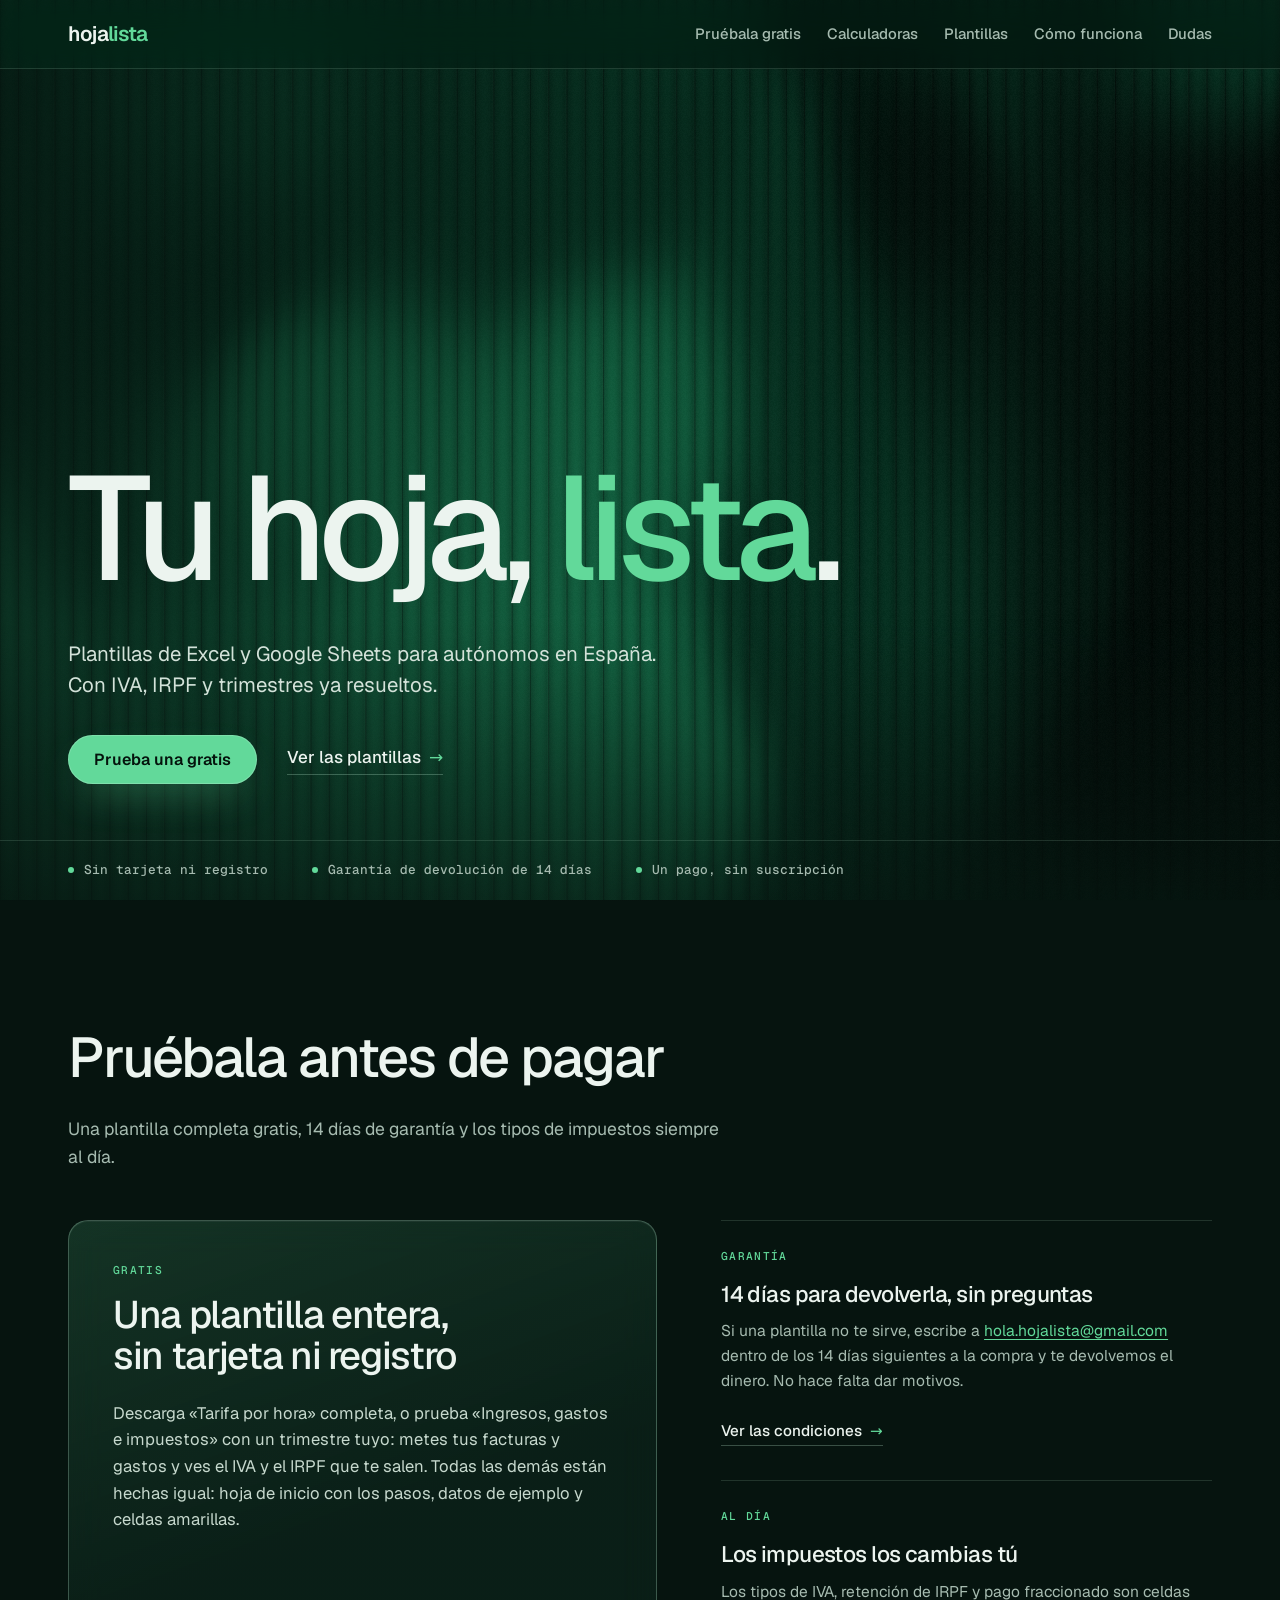
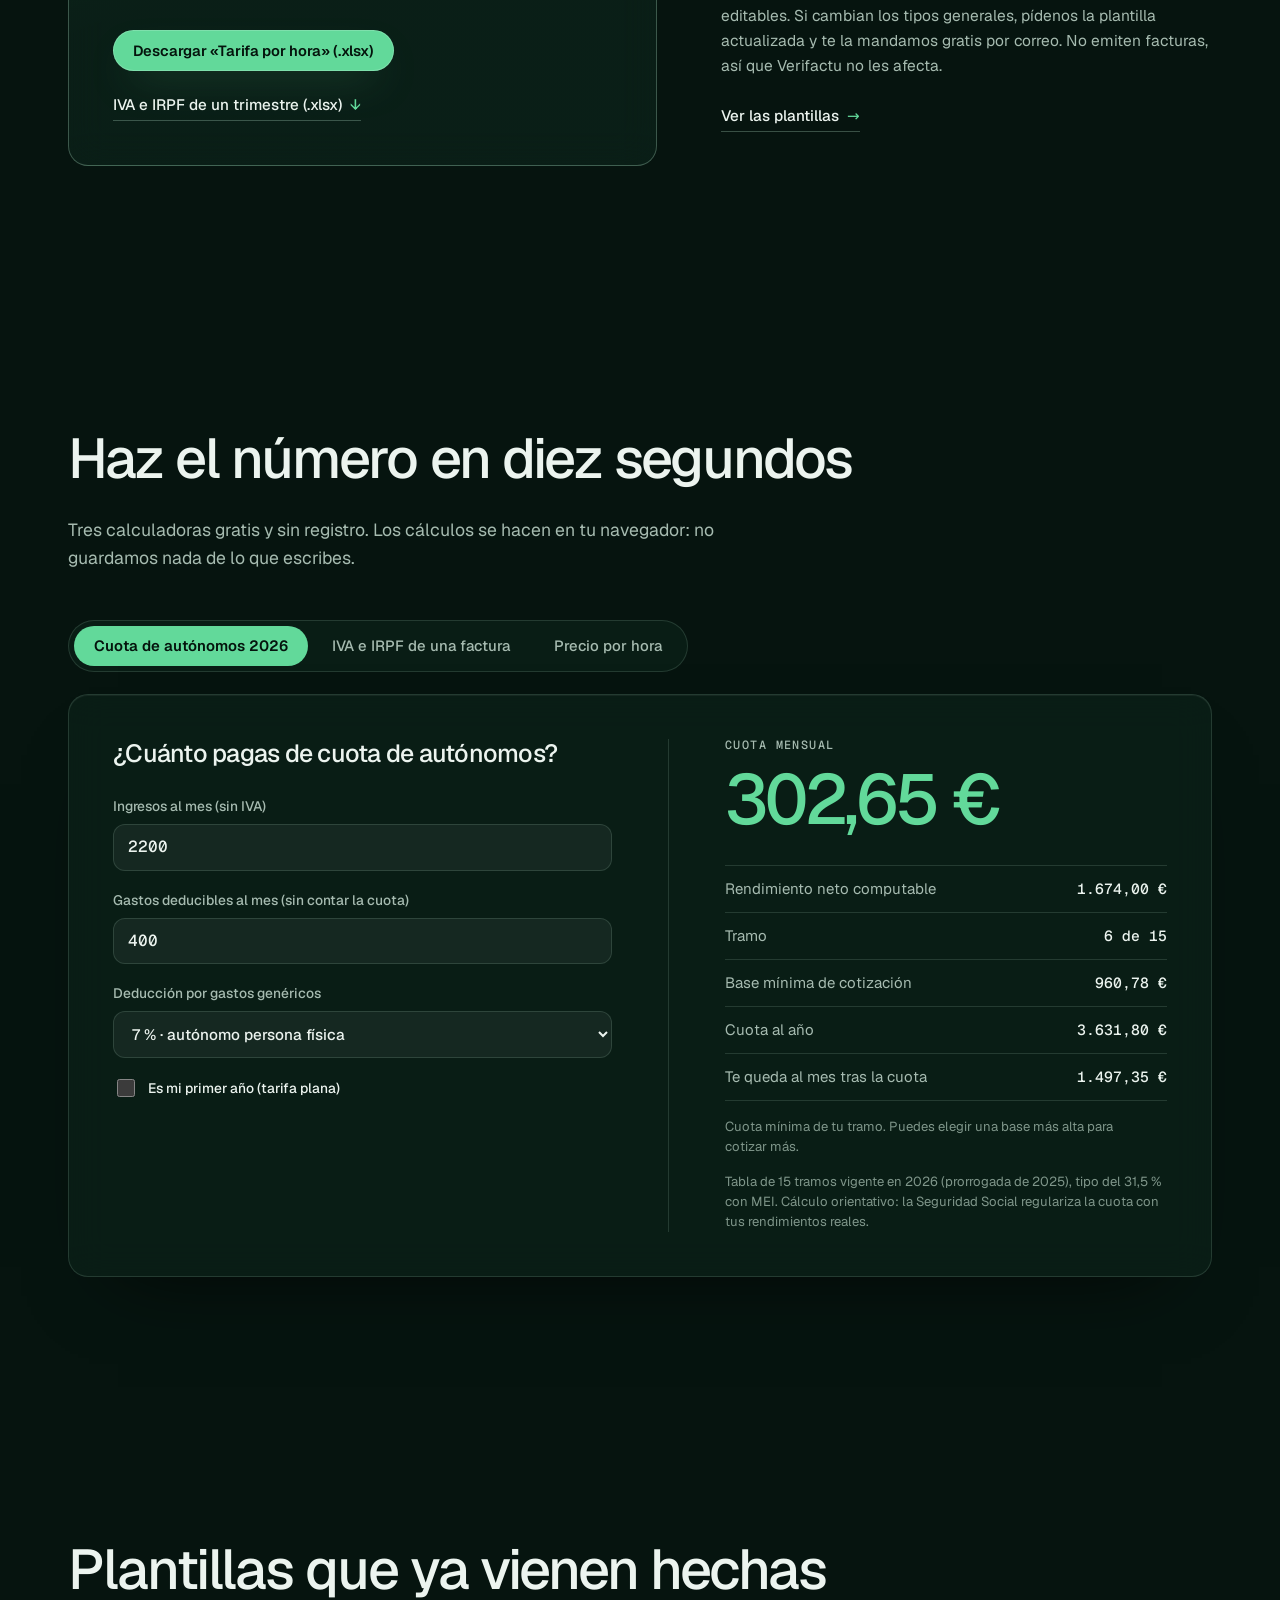
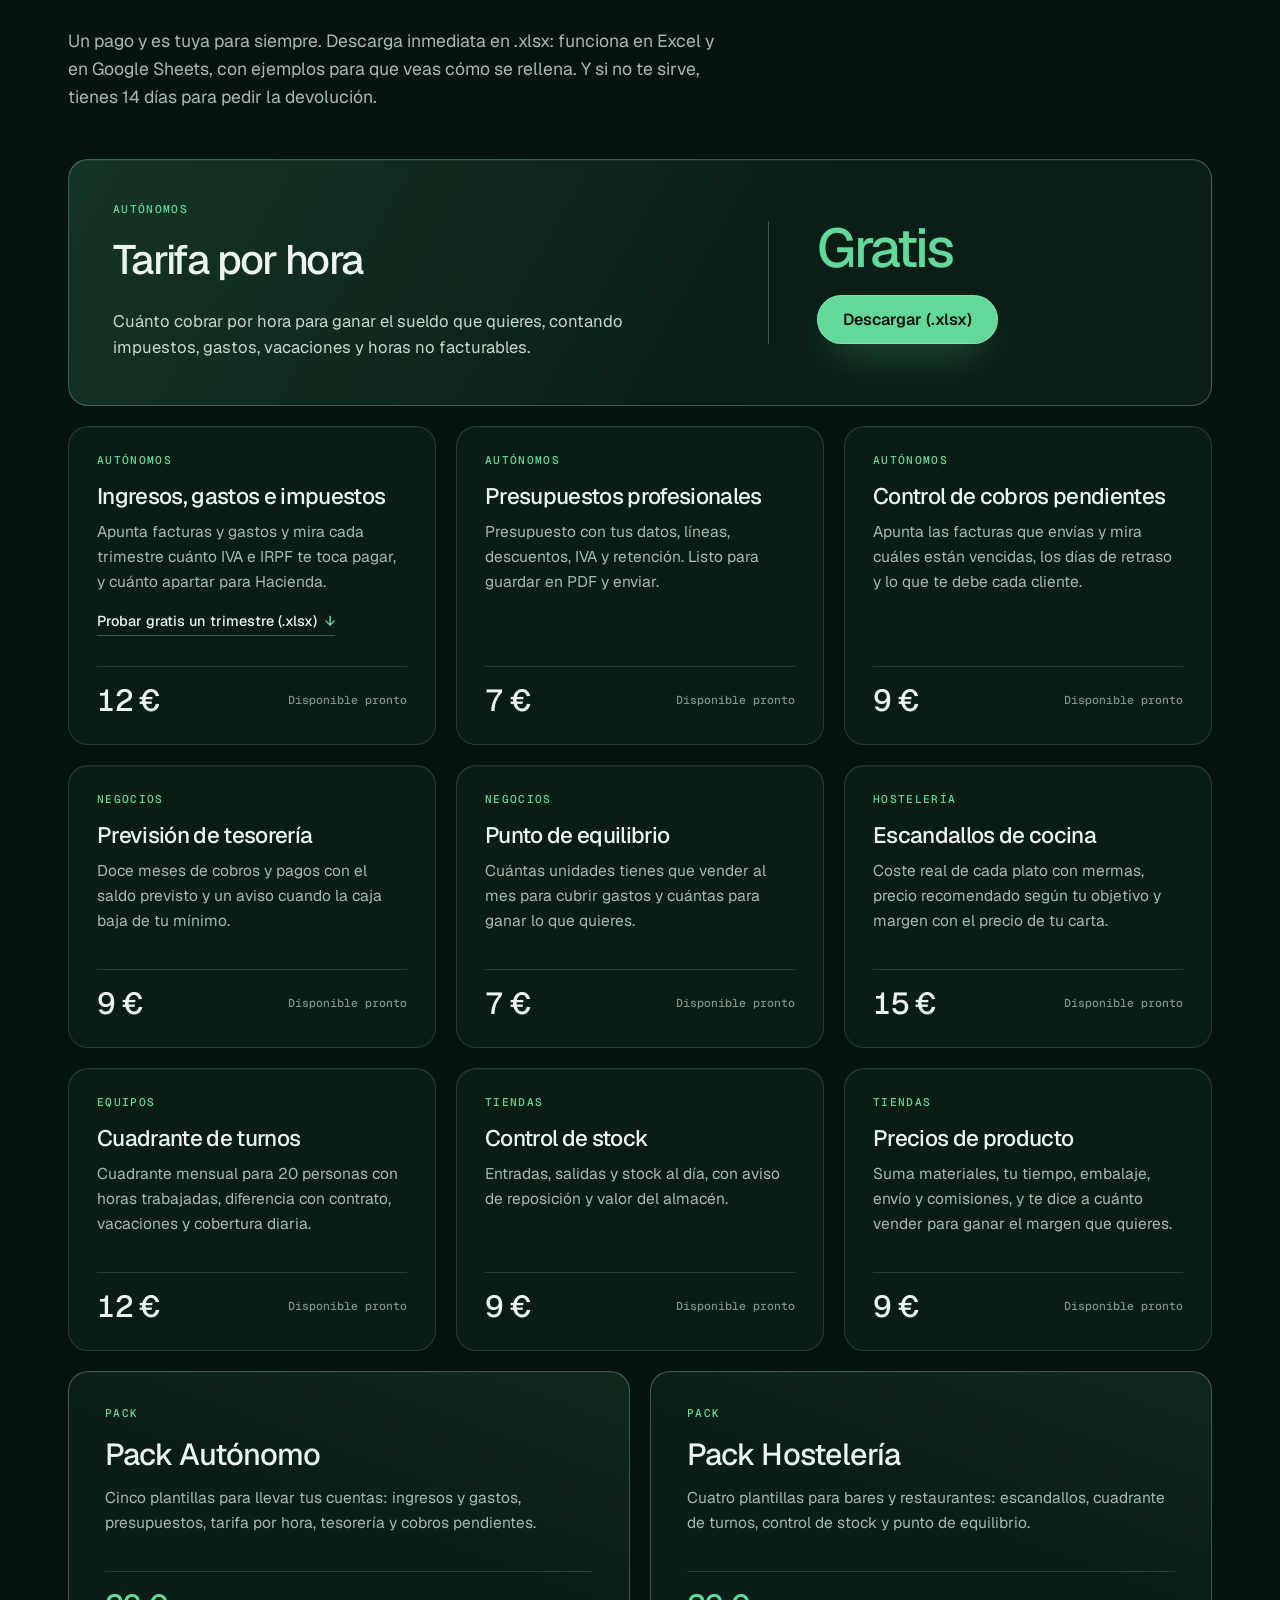
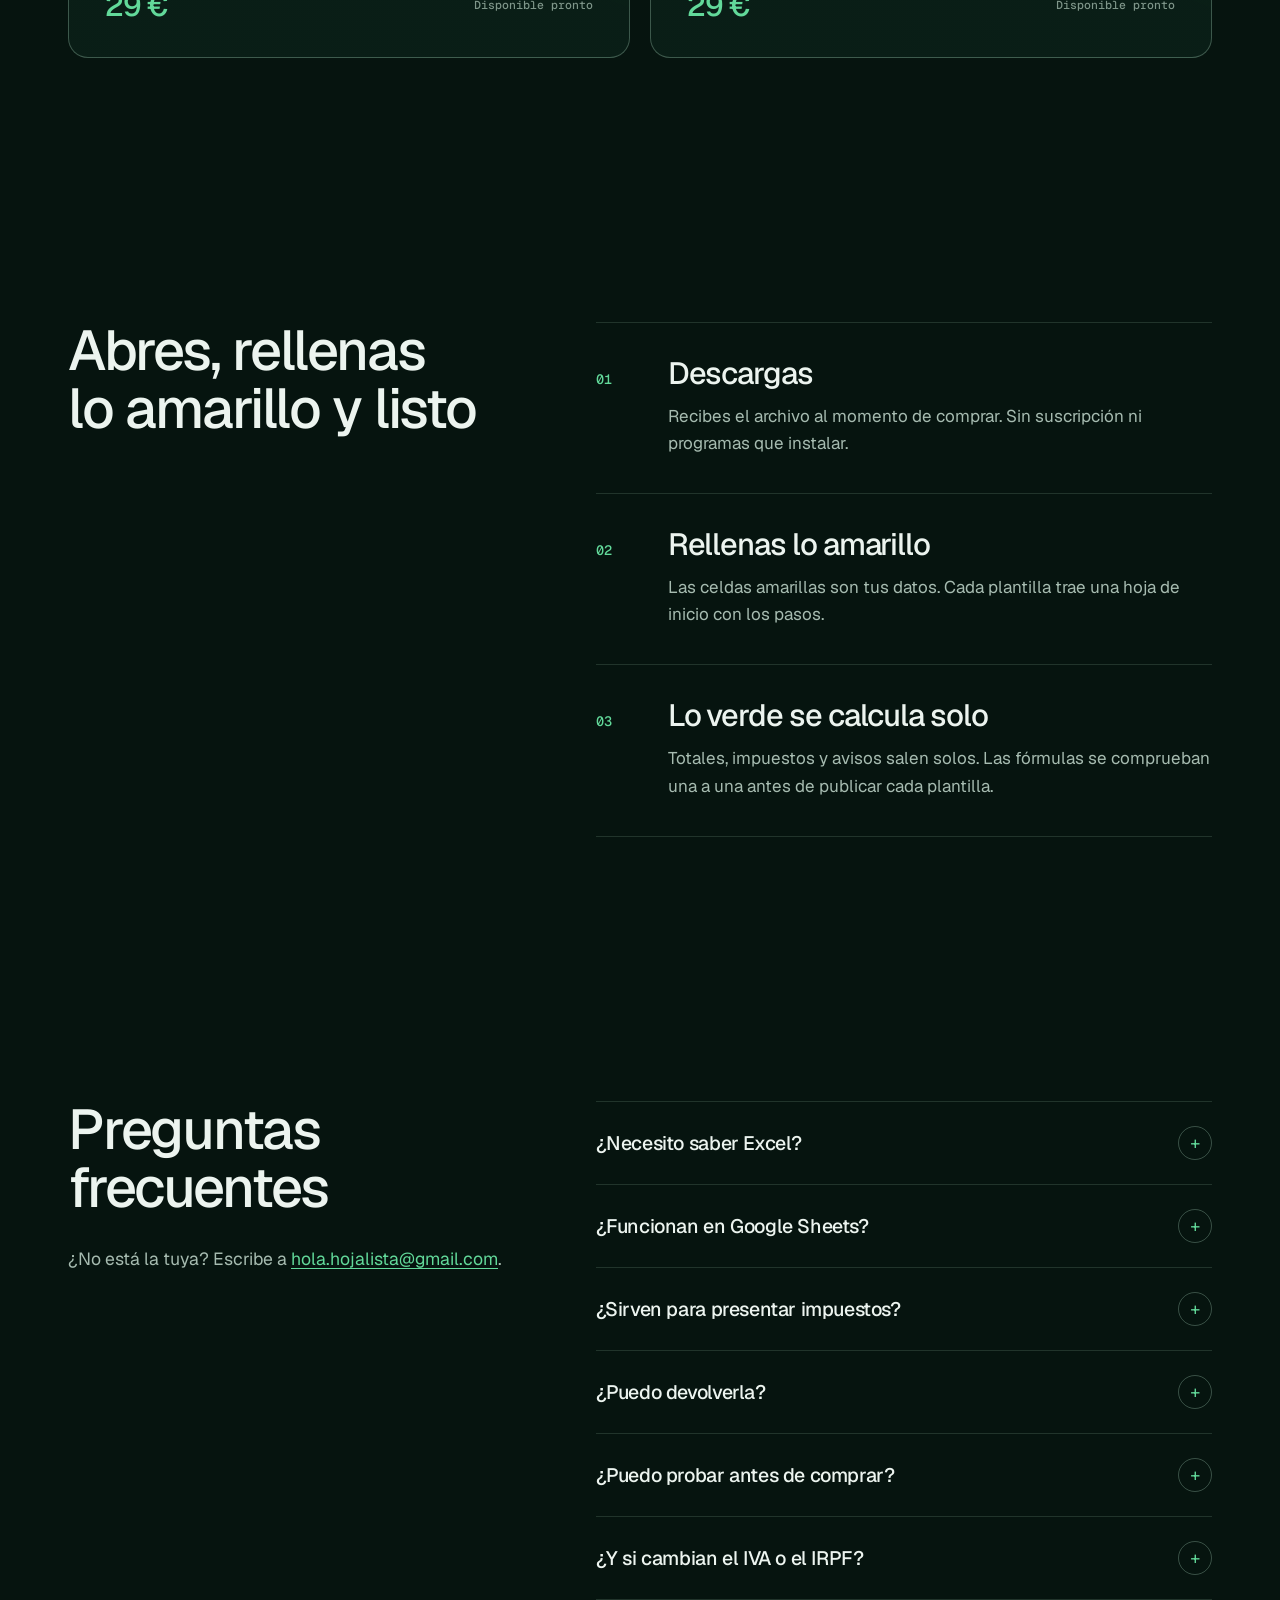
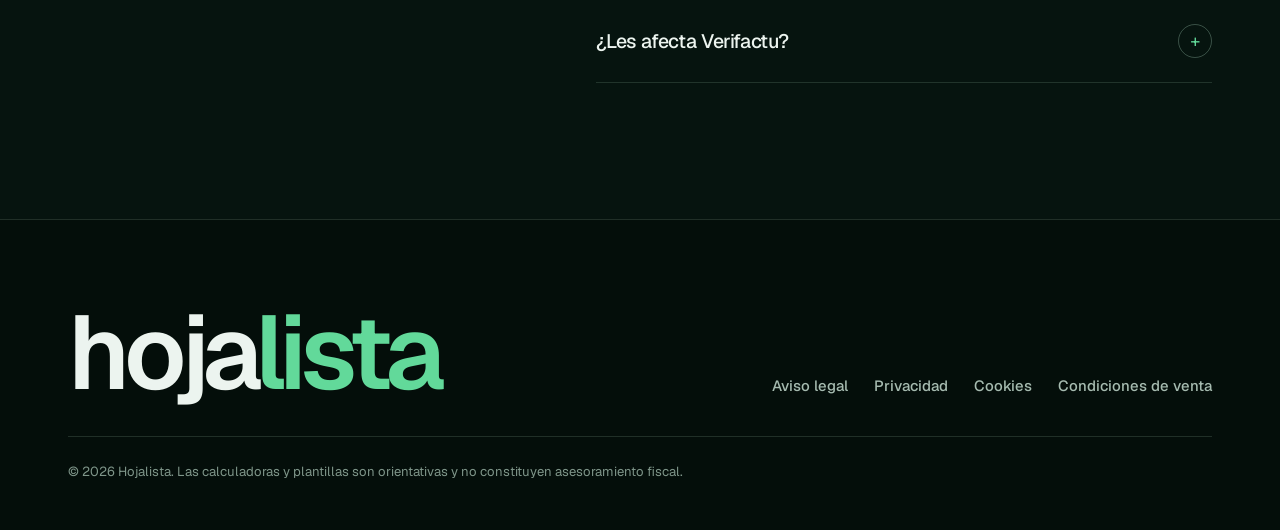
<file: index.html>
<!doctype html>
<html lang="es">
<head>
<meta charset="utf-8">
<meta name="viewport" content="width=device-width, initial-scale=1">
<title>Hojalista · Plantillas de Excel y calculadoras para autónomos y pequeños negocios</title>
<meta name="description" content="Plantillas de Excel y Google Sheets para autónomos y pequeños negocios en España: ingresos y gastos, IVA e IRPF, presupuestos, escandallos, turnos y stock. Calculadoras gratis de cuota de autónomos, IVA y precio por hora.">
<link rel="canonical" href="https://hojalista.es/">
<link rel="icon" href="favicon.svg" type="image/svg+xml">
<meta name="theme-color" content="#06140f">
<meta property="og:type" content="website">
<meta property="og:locale" content="es_ES">
<meta property="og:url" content="https://hojalista.es/">
<meta property="og:title" content="Hojalista · Plantillas de Excel y calculadoras para autónomos">
<meta property="og:description" content="Calculadoras gratis de cuota de autónomos, IVA e IRPF y precio por hora, y plantillas de Excel y Google Sheets para autónomos y pequeños negocios en España.">
<meta property="og:image" content="https://hojalista.es/og.png">
<link rel="preload" href="fonts/geist.woff2" as="font" type="font/woff2" crossorigin>
<link rel="stylesheet" href="styles.css">
</head>
<body>
<canvas id="fondo" aria-hidden="true"></canvas>
<a class="skip" href="#contenido">Saltar al contenido</a>
<header class="top"><div class="wrap">
  <a class="logo" href="#">hoja<span>lista</span></a>
  <nav aria-label="Secciones"><a href="#prueba">Pruébala gratis</a><a href="#calculadoras">Calculadoras</a><a href="#plantillas">Plantillas</a><a class="hide-s" href="#como">Cómo funciona</a><a class="hide-s" href="#dudas">Dudas</a></nav>
</div></header>

<main id="contenido">
<div class="hero">
  <div class="wrap hero-text">
    <h1>Tu hoja, <em>lista</em>.</h1>
    <p class="lead">Plantillas de Excel y Google Sheets para autónomos en España. Con IVA, IRPF y trimestres ya resueltos.</p>
    <div class="cta"><a class="btn" href="#prueba">Prueba una gratis</a><a class="link" href="#plantillas">Ver las plantillas</a></div>
  </div>
  <div class="facts"><div class="wrap"><ul><li>Sin tarjeta ni registro</li><li>Garantía de devolución de 14 días</li><li>Un pago, sin suscripción</li></ul></div></div>
</div>

<section id="prueba"><div class="wrap">
  <h2>Pruébala antes de pagar</h2>
  <p class="sub">Una plantilla completa gratis, 14 días de garantía y los tipos de impuestos siempre al día.</p>
  <div class="trio">
    <div class="card feature rv">
      <span class="tag">Gratis</span>
      <h3>Una plantilla entera, sin tarjeta ni registro</h3>
      <p>Descarga «Tarifa por hora» completa, o prueba «Ingresos, gastos e impuestos» con un trimestre tuyo: metes tus facturas y gastos y ves el IVA y el IRPF que te salen. Todas las demás están hechas igual: hoja de inicio con los pasos, datos de ejemplo y celdas amarillas.</p>
      <div class="foot col"><a class="btn" href="descargas/06-tarifa-por-hora.xlsx" download data-goatcounter-click="descarga-tarifa-por-hora" data-goatcounter-title="Descarga: Tarifa por hora">Descargar «Tarifa por hora» (.xlsx)</a><a class="link" href="descargas/01-prueba-un-trimestre.xlsx" download data-goatcounter-click="descarga-prueba-un-trimestre" data-goatcounter-title="Descarga: Prueba de un trimestre">IVA e IRPF de un trimestre (.xlsx)</a></div>
    </div>
    <div class="card rv">
      <span class="tag">Garantía</span>
      <h3>14 días para devolverla, sin preguntas</h3>
      <p>Si una plantilla no te sirve, escribe a <a href="mailto:hola.hojalista@gmail.com">hola.hojalista@gmail.com</a> dentro de los 14 días siguientes a la compra y te devolvemos el dinero. No hace falta dar motivos.</p>
      <div class="foot"><a class="link" href="legal/condiciones.html#garantia">Ver las condiciones</a></div>
    </div>
    <div class="card rv">
      <span class="tag">Al día</span>
      <h3>Los impuestos los cambias tú</h3>
      <p>Los tipos de IVA, retención de IRPF y pago fraccionado son celdas editables. Si cambian los tipos generales, pídenos la plantilla actualizada y te la mandamos gratis por correo. No emiten facturas, así que Verifactu no les afecta.</p>
      <div class="foot"><a class="link" href="#plantillas">Ver las plantillas</a></div>
    </div>
  </div>
</div></section>

<section id="calculadoras"><div class="wrap">
  <h2>Haz el número en diez segundos</h2>
  <p class="sub">Tres calculadoras gratis y sin registro. Los cálculos se hacen en tu navegador: no guardamos nada de lo que escribes.</p>
  <div class="tabs" role="tablist">
    <button role="tab" aria-selected="true" data-calc="calc-cuota">Cuota de autónomos 2026</button>
    <button role="tab" aria-selected="false" data-calc="calc-factura">IVA e IRPF de una factura</button>
    <button role="tab" aria-selected="false" data-calc="calc-hora">Precio por hora</button>
  </div>

  <div class="calc on" id="calc-cuota">
    <div>
      <h3>¿Cuánto pagas de cuota de autónomos?</h3>
      <div class="field"><label for="c-ing">Ingresos al mes (sin IVA)</label><input type="number" id="c-ing" value="2200" min="0" step="50"></div>
      <div class="field"><label for="c-gas">Gastos deducibles al mes (sin contar la cuota)</label><input type="number" id="c-gas" value="400" min="0" step="50"></div>
      <div class="field"><label for="c-ded">Deducción por gastos genéricos</label>
        <select id="c-ded"><option value="7">7 % · autónomo persona física</option><option value="3">3 % · autónomo societario</option></select></div>
      <div class="field check"><label><input type="checkbox" id="c-plana"> Es mi primer año (tarifa plana)</label></div>
    </div>
    <div class="result">
      <div class="cap">Cuota mensual</div>
      <div class="big" id="c-cuota"></div>
      <dl>
        <dt>Rendimiento neto computable</dt><dd id="c-neto"></dd>
        <dt>Tramo</dt><dd id="c-tramo"></dd>
        <dt>Base mínima de cotización</dt><dd id="c-base"></dd>
        <dt>Cuota al año</dt><dd id="c-anual"></dd>
        <dt>Te queda al mes tras la cuota</dt><dd id="c-queda"></dd>
      </dl>
      <p class="note" id="c-nota"></p>
      <p class="note">Tabla de 15 tramos vigente en 2026 (prorrogada de 2025), tipo del 31,5 % con MEI. Cálculo orientativo: la Seguridad Social regulariza la cuota con tus rendimientos reales.</p>
    </div>
  </div>

  <div class="calc" id="calc-factura">
    <div>
      <h3>Calcula el IVA y el IRPF de tu factura</h3>
      <div class="field"><label for="f-modo">¿Qué importe conoces?</label>
        <select id="f-modo"><option value="base">La base (lo que cobro sin impuestos)</option><option value="total">El total que quiero cobrar</option></select></div>
      <div class="field"><label for="f-imp" id="f-lbl">Base imponible (sin IVA)</label><input type="number" id="f-imp" value="1000" min="0" step="10"></div>
      <div class="two">
        <div class="field"><label for="f-iva">IVA</label>
          <select id="f-iva"><option value="21">21 % general</option><option value="10">10 % reducido</option><option value="4">4 % superreducido</option><option value="0">0 % exento</option></select></div>
        <div class="field"><label for="f-irpf">Retención IRPF</label>
          <select id="f-irpf"><option value="15">15 % general</option><option value="7">7 % nuevos autónomos</option><option value="0">Sin retención</option></select></div>
      </div>
    </div>
    <div class="result">
      <div class="cap">Total de la factura</div>
      <div class="big" id="f-total"></div>
      <dl>
        <dt>Base imponible</dt><dd id="f-base"></dd>
        <dt>IVA</dt><dd id="f-civa"></dd>
        <dt>Retención IRPF</dt><dd id="f-cirpf"></dd>
      </dl>
      <p class="note">La retención solo se aplica cuando eres profesional y facturas a empresas u otros autónomos. El 7 % vale el año del alta y los dos siguientes.</p>
    </div>
  </div>

  <div class="calc" id="calc-hora">
    <div>
      <h3>¿Cuánto tienes que cobrar por hora?</h3>
      <div class="two">
        <div class="field"><label for="h-sueldo">Sueldo neto al mes que quieres</label><input type="number" id="h-sueldo" value="2000" min="0" step="50"></div>
        <div class="field"><label for="h-gastos">Gastos fijos al mes (con cuota)</label><input type="number" id="h-gastos" value="450" min="0" step="10"></div>
        <div class="field"><label for="h-irpf">IRPF medio (%)</label><input type="number" id="h-irpf" value="20" min="0" max="60"></div>
        <div class="field"><label for="h-margen">Margen de seguridad (%)</label><input type="number" id="h-margen" value="10" min="0"></div>
        <div class="field"><label for="h-vac">Semanas de vacaciones</label><input type="number" id="h-vac" value="5" min="0" max="52"></div>
        <div class="field"><label for="h-fest">Festivos e imprevistos (días)</label><input type="number" id="h-fest" value="14" min="0"></div>
        <div class="field"><label for="h-dias">Días de trabajo por semana</label><input type="number" id="h-dias" value="5" min="1" max="7"></div>
        <div class="field"><label for="h-horas">Horas al día</label><input type="number" id="h-horas" value="8" min="1" max="24" step="0.5"></div>
      </div>
      <div class="field"><label for="h-fact">Horas que de verdad facturas (%)</label><input type="number" id="h-fact" value="60" min="1" max="100"><small>El resto se va en buscar clientes, gestiones y correos.</small></div>
    </div>
    <div class="result">
      <div class="cap">Tarifa mínima por hora</div>
      <div class="big" id="h-tarifa"></div>
      <dl>
        <dt>Facturación anual objetivo (sin IVA)</dt><dd id="h-objetivo"></dd>
        <dt>Facturación al mes</dt><dd id="h-mes"></dd>
        <dt>Días de trabajo al año</dt><dd id="h-diasr"></dd>
        <dt>Horas facturables al año</dt><dd id="h-horasr"></dd>
        <dt>Tarifa por jornada completa</dt><dd id="h-jornada"></dd>
      </dl>
      <p class="note">Por debajo de esta tarifa no llegas al sueldo que te has marcado.</p>
    </div>
  </div>
</div></section>

<section id="plantillas"><div class="wrap">
  <h2>Plantillas que ya vienen hechas</h2>
  <p class="sub">Un pago y es tuya para siempre. Descarga inmediata en .xlsx: funciona en Excel y en Google Sheets, con ejemplos para que veas cómo se rellena. Y si no te sirve, tienes 14 días para pedir la devolución.</p>
  <div class="grid" id="catalogo-grid"></div>
</div></section>

<section id="como"><div class="wrap split">
  <div class="split-head">
    <h2>Abres, rellenas lo amarillo y listo</h2>
  </div>
  <ol class="steps">
    <li class="rv"><div><h3>Descargas</h3><p>Recibes el archivo al momento de comprar. Sin suscripción ni programas que instalar.</p></div></li>
    <li class="rv"><div><h3>Rellenas lo amarillo</h3><p>Las celdas amarillas son tus datos. Cada plantilla trae una hoja de inicio con los pasos.</p></div></li>
    <li class="rv"><div><h3>Lo verde se calcula solo</h3><p>Totales, impuestos y avisos salen solos. Las fórmulas se comprueban una a una antes de publicar cada plantilla.</p></div></li>
  </ol>
</div></section>

<section id="dudas"><div class="wrap split">
  <div class="split-head">
    <h2>Preguntas frecuentes</h2>
    <p class="sub">¿No está la tuya? Escribe a <a href="mailto:hola.hojalista@gmail.com">hola.hojalista@gmail.com</a>.</p>
  </div>
  <div class="faq">
    <details><summary>¿Necesito saber Excel?</summary><p>No. Solo escribes en las celdas amarillas. El resto está hecho.</p></details>
    <details><summary>¿Funcionan en Google Sheets?</summary><p>Sí. Súbela a Google Drive y ábrela con Hojas de cálculo, o usa Archivo &gt; Importar.</p></details>
    <details><summary>¿Sirven para presentar impuestos?</summary><p>Te dan las cifras para preparar tus modelos trimestrales y saber cuánto apartar, pero no presentan nada ante Hacienda ni sustituyen a tu gestor. No son programas de facturación.</p></details>
    <details><summary>¿Puedo devolverla?</summary><p>Sí. Tienes 14 días desde la compra: escribe a hola.hojalista@gmail.com con el correo o el número del pedido y te devolvemos el dinero, sin preguntas. Es una garantía que damos nosotros, además de tus derechos legales. Si el archivo falla, también lo arreglamos.</p></details>
    <details><summary>¿Puedo probar antes de comprar?</summary><p>Sí. La plantilla «Tarifa por hora» se descarga entera y gratis <a href="#prueba">aquí</a>, sin tarjeta ni registro. Y «Ingresos, gastos e impuestos» tiene una versión de prueba de un trimestre (hasta 25 facturas y 25 gastos) para que compruebes el cálculo de IVA e IRPF con tus números. Las demás siguen el mismo diseño.</p></details>
    <details><summary>¿Y si cambian el IVA o el IRPF?</summary><p>Los tipos son celdas que puedes cambiar tú. Si cambian los tipos generales, escríbenos y te enviamos la plantilla actualizada gratis.</p></details>
    <details><summary>¿Les afecta Verifactu?</summary><p>No. Las plantillas no emiten facturas: sirven para organizarte y llegar al trimestre con los números hechos. Para facturar necesitas tu programa de facturación o tu gestoría.</p></details>
  </div>
</div></section>
</main>

<footer><div class="wrap">
  <a class="logo" href="#">hoja<span>lista</span></a>
  <nav aria-label="Legal"><a href="legal/aviso-legal.html">Aviso legal</a><a href="legal/privacidad.html">Privacidad</a><a href="legal/cookies.html">Cookies</a><a href="legal/condiciones.html">Condiciones de venta</a></nav>
  <p>© 2026 Hojalista. Las calculadoras y plantillas son orientativas y no constituyen asesoramiento fiscal.</p>
</div></footer>
<script src="app.js"></script>
<script data-goatcounter="https://hojalista.goatcounter.com/count" async src="https://gc.zgo.at/count.js"></script>
</body>
</html>
</file>
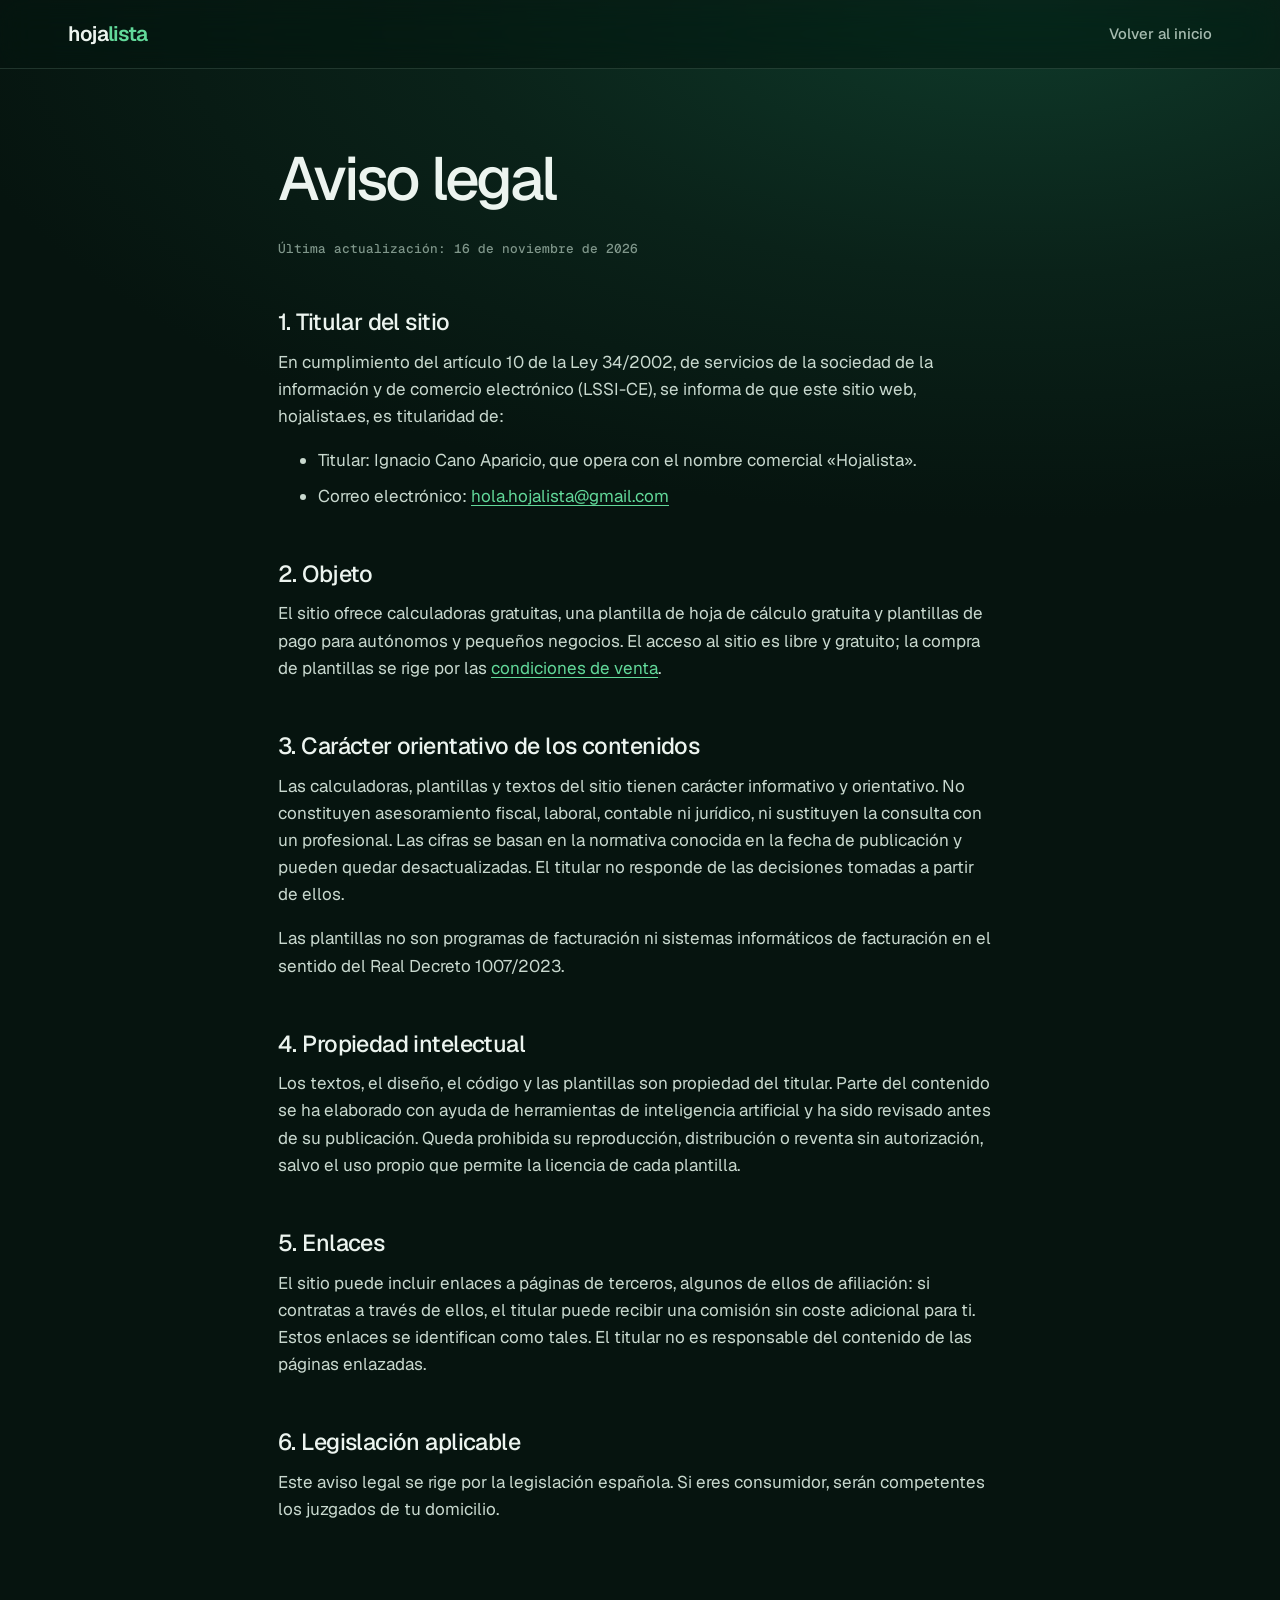
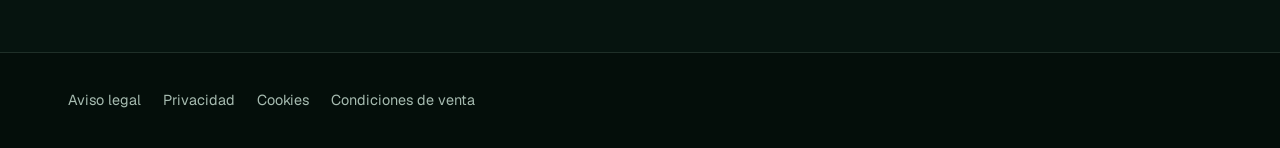
<file: legal/aviso-legal.html>
<!doctype html>
<html lang="es">
<head>
<meta charset="utf-8">
<meta name="viewport" content="width=device-width, initial-scale=1">
<title>Aviso legal · Hojalista</title>
<meta name="robots" content="noindex">
<link rel="stylesheet" href="../styles.css">
</head>
<body>
<header class="top"><div class="wrap"><a class="logo" href="../index.html">hoja<span>lista</span></a><nav><a href="../index.html">Volver al inicio</a></nav></div></header>
<main class="wrap legal">
<h1>Aviso legal</h1>
<p class="note">Última actualización: 16 de noviembre de 2026</p>
<h2>1. Titular del sitio</h2>
<p>En cumplimiento del artículo 10 de la Ley 34/2002, de servicios de la sociedad de la información y de comercio electrónico (LSSI-CE), se informa de que este sitio web, hojalista.es, es titularidad de:</p>
<ul><li>Titular: Ignacio Cano Aparicio, que opera con el nombre comercial «Hojalista».</li><li>Correo electrónico: <a href="mailto:hola.hojalista@gmail.com">hola.hojalista@gmail.com</a></li></ul>
<h2>2. Objeto</h2>
<p>El sitio ofrece calculadoras gratuitas, una plantilla de hoja de cálculo gratuita y plantillas de pago para autónomos y pequeños negocios. El acceso al sitio es libre y gratuito; la compra de plantillas se rige por las <a href="condiciones.html">condiciones de venta</a>.</p>
<h2>3. Carácter orientativo de los contenidos</h2>
<p>Las calculadoras, plantillas y textos del sitio tienen carácter informativo y orientativo. No constituyen asesoramiento fiscal, laboral, contable ni jurídico, ni sustituyen la consulta con un profesional. Las cifras se basan en la normativa conocida en la fecha de publicación y pueden quedar desactualizadas. El titular no responde de las decisiones tomadas a partir de ellos.</p>
<p>Las plantillas no son programas de facturación ni sistemas informáticos de facturación en el sentido del Real Decreto 1007/2023.</p>
<h2>4. Propiedad intelectual</h2>
<p>Los textos, el diseño, el código y las plantillas son propiedad del titular. Parte del contenido se ha elaborado con ayuda de herramientas de inteligencia artificial y ha sido revisado antes de su publicación. Queda prohibida su reproducción, distribución o reventa sin autorización, salvo el uso propio que permite la licencia de cada plantilla.</p>
<h2>5. Enlaces</h2>
<p>El sitio puede incluir enlaces a páginas de terceros, algunos de ellos de afiliación: si contratas a través de ellos, el titular puede recibir una comisión sin coste adicional para ti. Estos enlaces se identifican como tales. El titular no es responsable del contenido de las páginas enlazadas.</p>
<h2>6. Legislación aplicable</h2>
<p>Este aviso legal se rige por la legislación española. Si eres consumidor, serán competentes los juzgados de tu domicilio.</p>
</main>
<footer><div class="wrap"><a href="aviso-legal.html">Aviso legal</a><a href="privacidad.html">Privacidad</a><a href="cookies.html">Cookies</a><a href="condiciones.html">Condiciones de venta</a></div></footer>
</body>
</html>
</file>
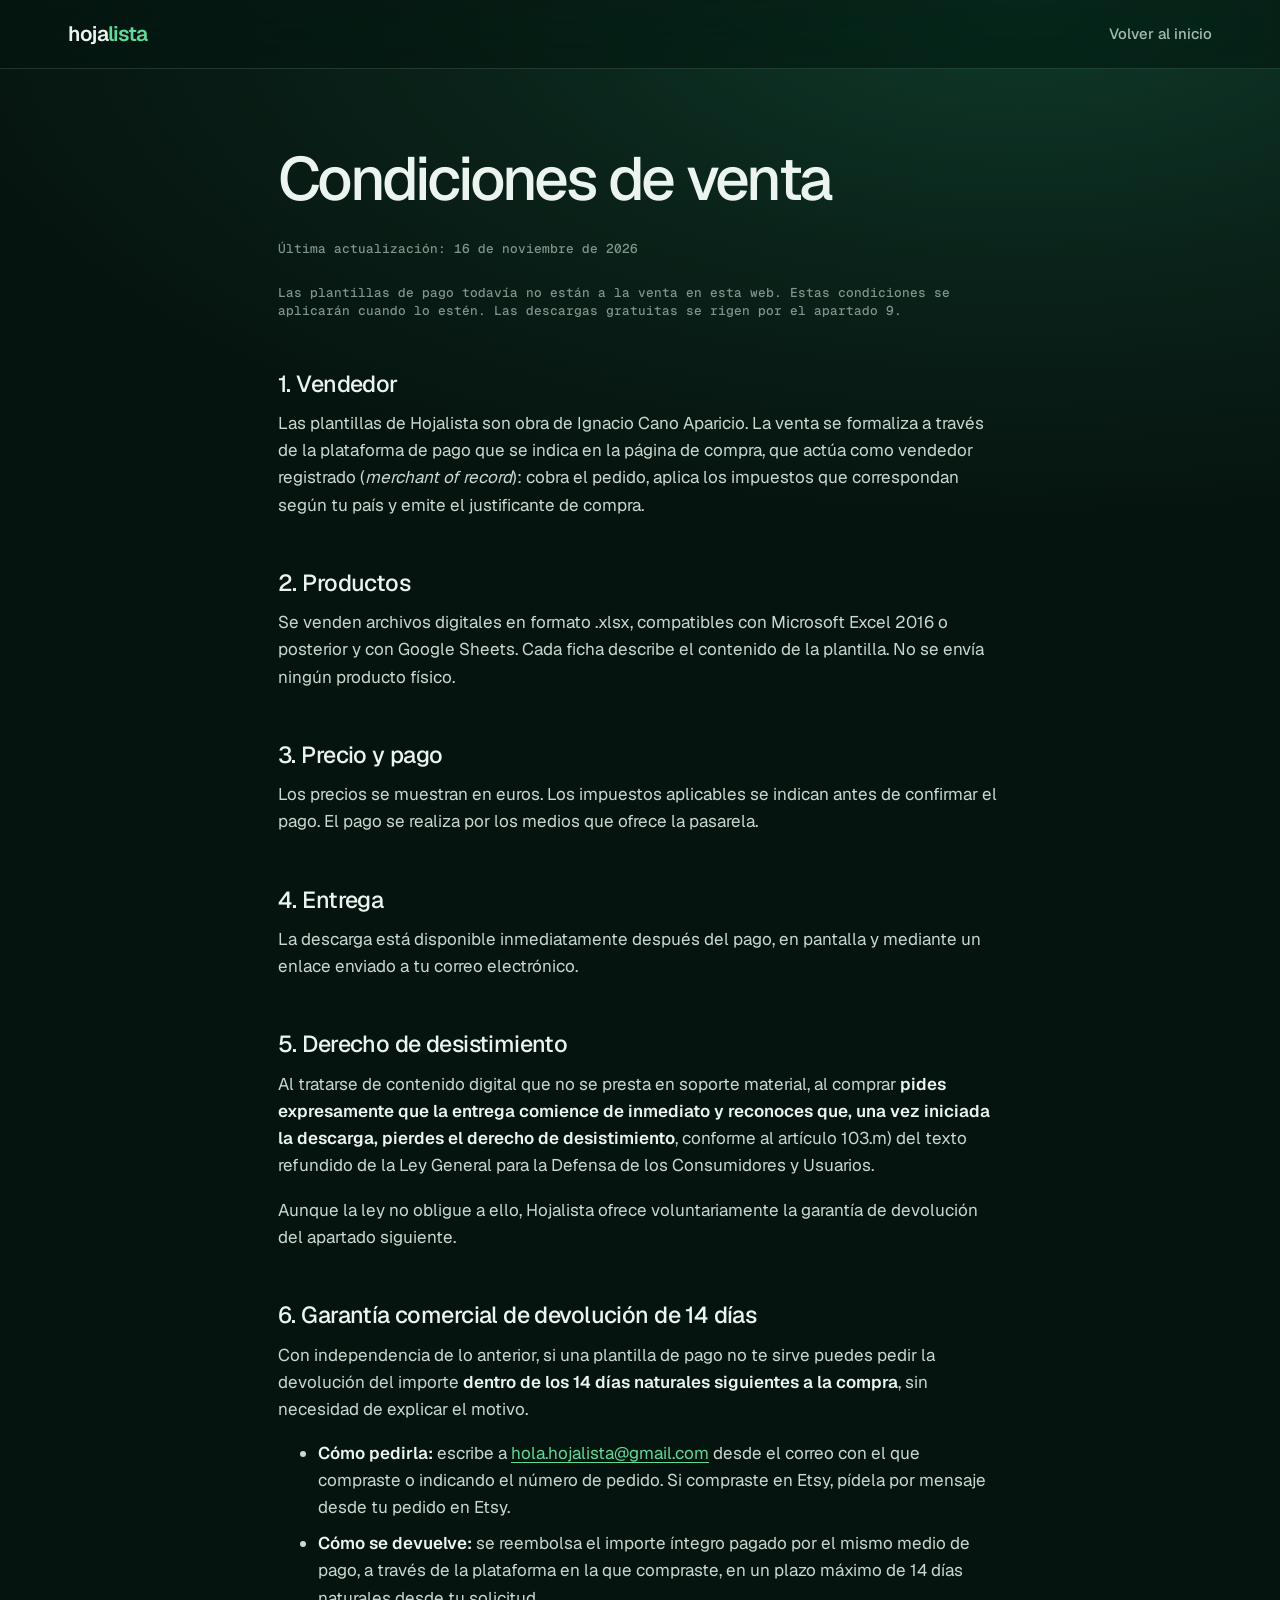
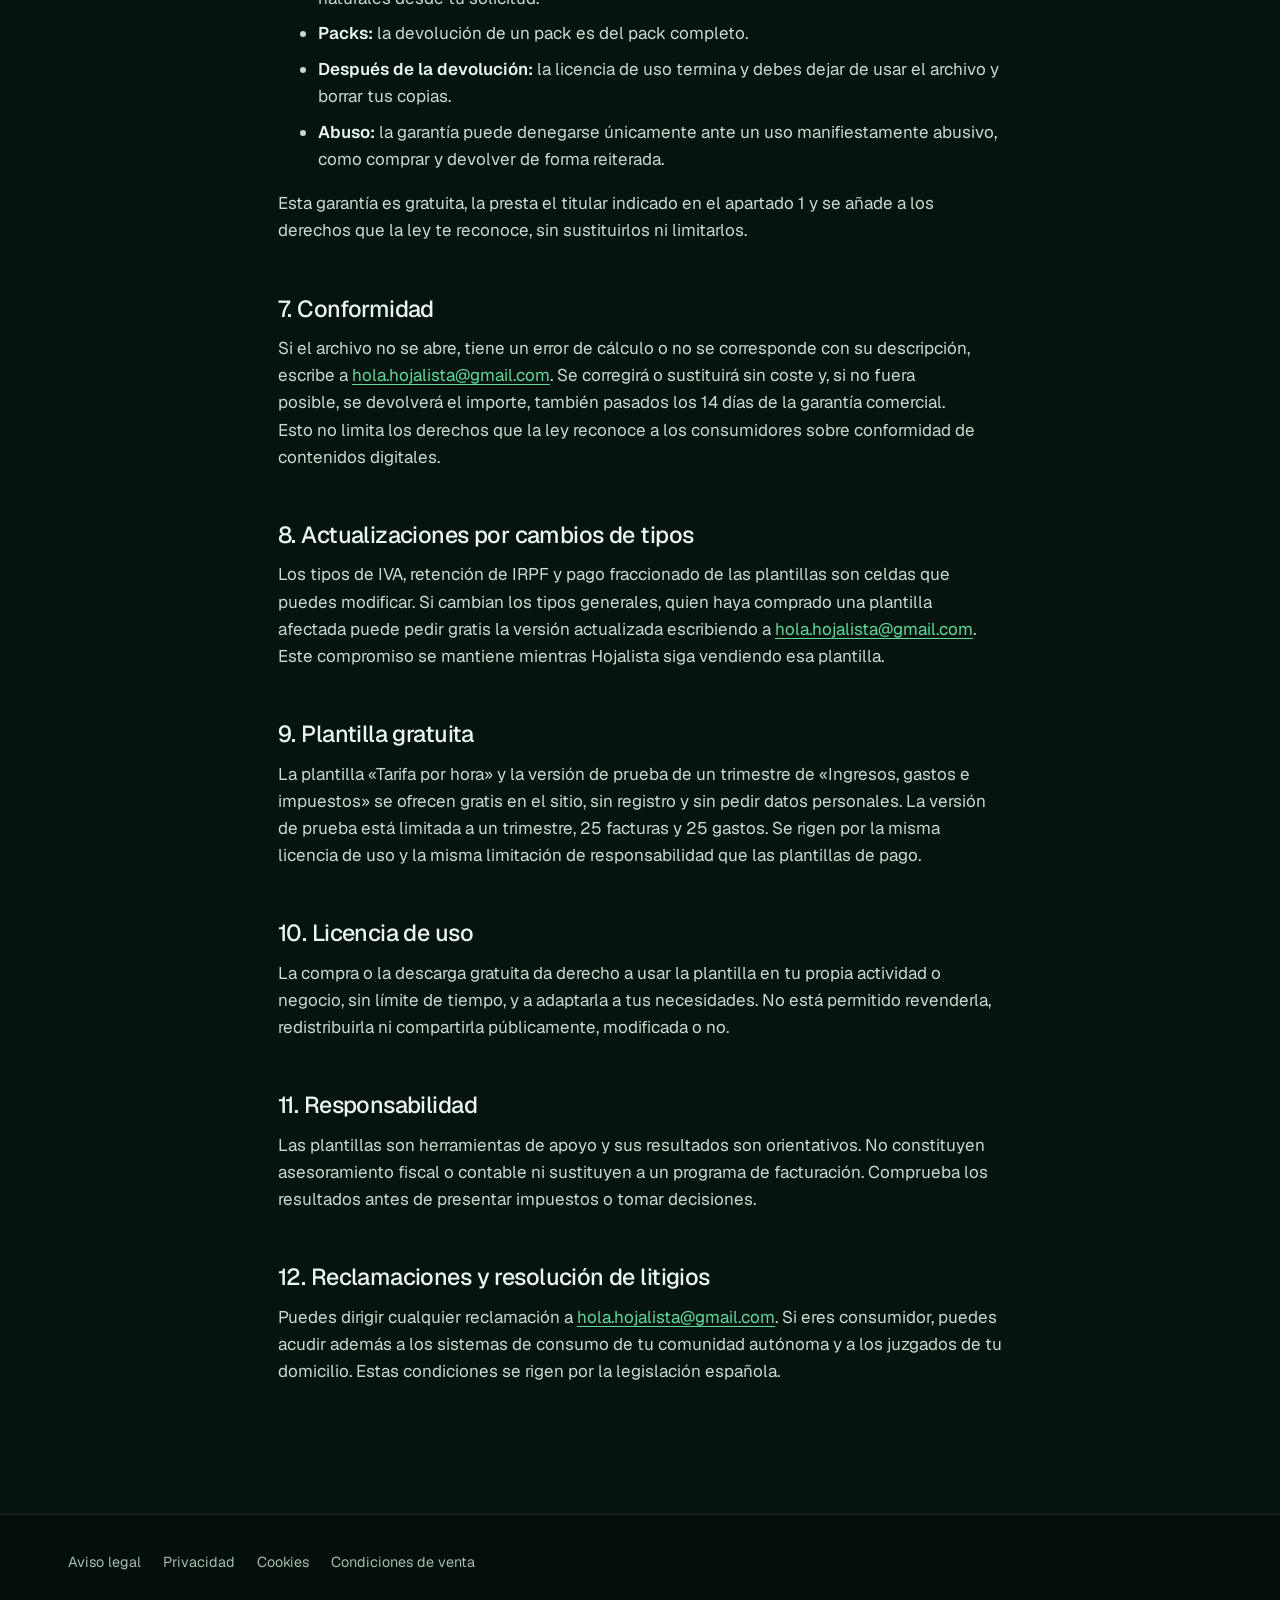
<file: legal/condiciones.html>
<!doctype html>
<html lang="es">
<head>
<meta charset="utf-8">
<meta name="viewport" content="width=device-width, initial-scale=1">
<title>Condiciones de venta · Hojalista</title>
<meta name="robots" content="noindex">
<link rel="stylesheet" href="../styles.css">
</head>
<body>
<header class="top"><div class="wrap"><a class="logo" href="../index.html">hoja<span>lista</span></a><nav><a href="../index.html">Volver al inicio</a></nav></div></header>
<main class="wrap legal">
<h1>Condiciones de venta</h1>
<p class="note">Última actualización: 16 de noviembre de 2026</p>
<p class="note">Las plantillas de pago todavía no están a la venta en esta web. Estas condiciones se aplicarán cuando lo estén. Las descargas gratuitas se rigen por el apartado 9.</p>
<h2>1. Vendedor</h2>
<p>Las plantillas de Hojalista son obra de Ignacio Cano Aparicio. La venta se formaliza a través de la plataforma de pago que se indica en la página de compra, que actúa como vendedor registrado (<em>merchant of record</em>): cobra el pedido, aplica los impuestos que correspondan según tu país y emite el justificante de compra.</p>
<h2>2. Productos</h2>
<p>Se venden archivos digitales en formato .xlsx, compatibles con Microsoft Excel 2016 o posterior y con Google Sheets. Cada ficha describe el contenido de la plantilla. No se envía ningún producto físico.</p>
<h2>3. Precio y pago</h2>
<p>Los precios se muestran en euros. Los impuestos aplicables se indican antes de confirmar el pago. El pago se realiza por los medios que ofrece la pasarela.</p>
<h2>4. Entrega</h2>
<p>La descarga está disponible inmediatamente después del pago, en pantalla y mediante un enlace enviado a tu correo electrónico.</p>
<h2>5. Derecho de desistimiento</h2>
<p>Al tratarse de contenido digital que no se presta en soporte material, al comprar <strong>pides expresamente que la entrega comience de inmediato y reconoces que, una vez iniciada la descarga, pierdes el derecho de desistimiento</strong>, conforme al artículo 103.m) del texto refundido de la Ley General para la Defensa de los Consumidores y Usuarios.</p>
<p>Aunque la ley no obligue a ello, Hojalista ofrece voluntariamente la garantía de devolución del apartado siguiente.</p>
<h2 id="garantia">6. Garantía comercial de devolución de 14 días</h2>
<p>Con independencia de lo anterior, si una plantilla de pago no te sirve puedes pedir la devolución del importe <strong>dentro de los 14 días naturales siguientes a la compra</strong>, sin necesidad de explicar el motivo.</p>
<ul>
<li><strong>Cómo pedirla:</strong> escribe a <a href="mailto:hola.hojalista@gmail.com">hola.hojalista@gmail.com</a> desde el correo con el que compraste o indicando el número de pedido. Si compraste en Etsy, pídela por mensaje desde tu pedido en Etsy.</li>
<li><strong>Cómo se devuelve:</strong> se reembolsa el importe íntegro pagado por el mismo medio de pago, a través de la plataforma en la que compraste, en un plazo máximo de 14 días naturales desde tu solicitud.</li>
<li><strong>Packs:</strong> la devolución de un pack es del pack completo.</li>
<li><strong>Después de la devolución:</strong> la licencia de uso termina y debes dejar de usar el archivo y borrar tus copias.</li>
<li><strong>Abuso:</strong> la garantía puede denegarse únicamente ante un uso manifiestamente abusivo, como comprar y devolver de forma reiterada.</li>
</ul>
<p>Esta garantía es gratuita, la presta el titular indicado en el apartado 1 y se añade a los derechos que la ley te reconoce, sin sustituirlos ni limitarlos.</p>
<h2>7. Conformidad</h2>
<p>Si el archivo no se abre, tiene un error de cálculo o no se corresponde con su descripción, escribe a <a href="mailto:hola.hojalista@gmail.com">hola.hojalista@gmail.com</a>. Se corregirá o sustituirá sin coste y, si no fuera posible, se devolverá el importe, también pasados los 14 días de la garantía comercial. Esto no limita los derechos que la ley reconoce a los consumidores sobre conformidad de contenidos digitales.</p>
<h2>8. Actualizaciones por cambios de tipos</h2>
<p>Los tipos de IVA, retención de IRPF y pago fraccionado de las plantillas son celdas que puedes modificar. Si cambian los tipos generales, quien haya comprado una plantilla afectada puede pedir gratis la versión actualizada escribiendo a <a href="mailto:hola.hojalista@gmail.com">hola.hojalista@gmail.com</a>. Este compromiso se mantiene mientras Hojalista siga vendiendo esa plantilla.</p>
<h2>9. Plantilla gratuita</h2>
<p>La plantilla «Tarifa por hora» y la versión de prueba de un trimestre de «Ingresos, gastos e impuestos» se ofrecen gratis en el sitio, sin registro y sin pedir datos personales. La versión de prueba está limitada a un trimestre, 25 facturas y 25 gastos. Se rigen por la misma licencia de uso y la misma limitación de responsabilidad que las plantillas de pago.</p>
<h2>10. Licencia de uso</h2>
<p>La compra o la descarga gratuita da derecho a usar la plantilla en tu propia actividad o negocio, sin límite de tiempo, y a adaptarla a tus necesidades. No está permitido revenderla, redistribuirla ni compartirla públicamente, modificada o no.</p>
<h2>11. Responsabilidad</h2>
<p>Las plantillas son herramientas de apoyo y sus resultados son orientativos. No constituyen asesoramiento fiscal o contable ni sustituyen a un programa de facturación. Comprueba los resultados antes de presentar impuestos o tomar decisiones.</p>
<h2>12. Reclamaciones y resolución de litigios</h2>
<p>Puedes dirigir cualquier reclamación a <a href="mailto:hola.hojalista@gmail.com">hola.hojalista@gmail.com</a>. Si eres consumidor, puedes acudir además a los sistemas de consumo de tu comunidad autónoma y a los juzgados de tu domicilio. Estas condiciones se rigen por la legislación española.</p>
</main>
<footer><div class="wrap"><a href="aviso-legal.html">Aviso legal</a><a href="privacidad.html">Privacidad</a><a href="cookies.html">Cookies</a><a href="condiciones.html">Condiciones de venta</a></div></footer>
</body>
</html>
</file>
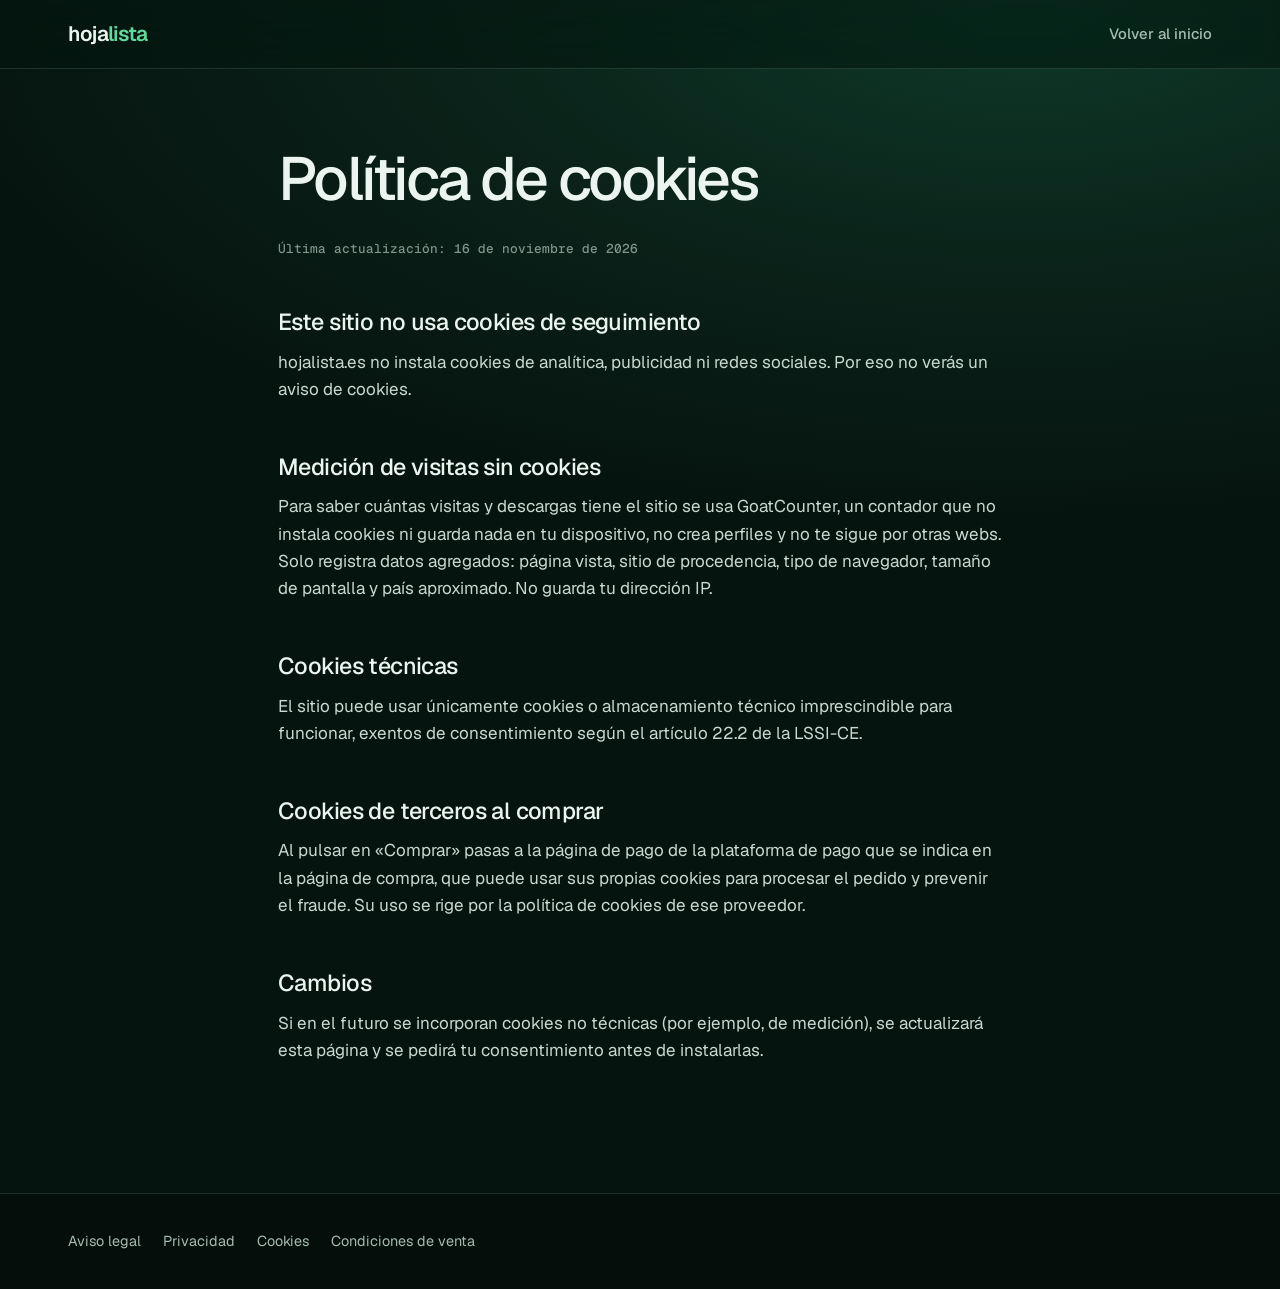
<file: legal/cookies.html>
<!doctype html>
<html lang="es">
<head>
<meta charset="utf-8">
<meta name="viewport" content="width=device-width, initial-scale=1">
<title>Política de cookies · Hojalista</title>
<meta name="robots" content="noindex">
<link rel="stylesheet" href="../styles.css">
</head>
<body>
<header class="top"><div class="wrap"><a class="logo" href="../index.html">hoja<span>lista</span></a><nav><a href="../index.html">Volver al inicio</a></nav></div></header>
<main class="wrap legal">
<h1>Política de cookies</h1>
<p class="note">Última actualización: 16 de noviembre de 2026</p>
<h2>Este sitio no usa cookies de seguimiento</h2>
<p>hojalista.es no instala cookies de analítica, publicidad ni redes sociales. Por eso no verás un aviso de cookies.</p>
<h2>Medición de visitas sin cookies</h2>
<p>Para saber cuántas visitas y descargas tiene el sitio se usa GoatCounter, un contador que no instala cookies ni guarda nada en tu dispositivo, no crea perfiles y no te sigue por otras webs. Solo registra datos agregados: página vista, sitio de procedencia, tipo de navegador, tamaño de pantalla y país aproximado. No guarda tu dirección IP.</p>
<h2>Cookies técnicas</h2>
<p>El sitio puede usar únicamente cookies o almacenamiento técnico imprescindible para funcionar, exentos de consentimiento según el artículo 22.2 de la LSSI-CE.</p>
<h2>Cookies de terceros al comprar</h2>
<p>Al pulsar en «Comprar» pasas a la página de pago de la plataforma de pago que se indica en la página de compra, que puede usar sus propias cookies para procesar el pedido y prevenir el fraude. Su uso se rige por la política de cookies de ese proveedor.</p>
<h2>Cambios</h2>
<p>Si en el futuro se incorporan cookies no técnicas (por ejemplo, de medición), se actualizará esta página y se pedirá tu consentimiento antes de instalarlas.</p>
</main>
<footer><div class="wrap"><a href="aviso-legal.html">Aviso legal</a><a href="privacidad.html">Privacidad</a><a href="cookies.html">Cookies</a><a href="condiciones.html">Condiciones de venta</a></div></footer>
</body>
</html>
</file>
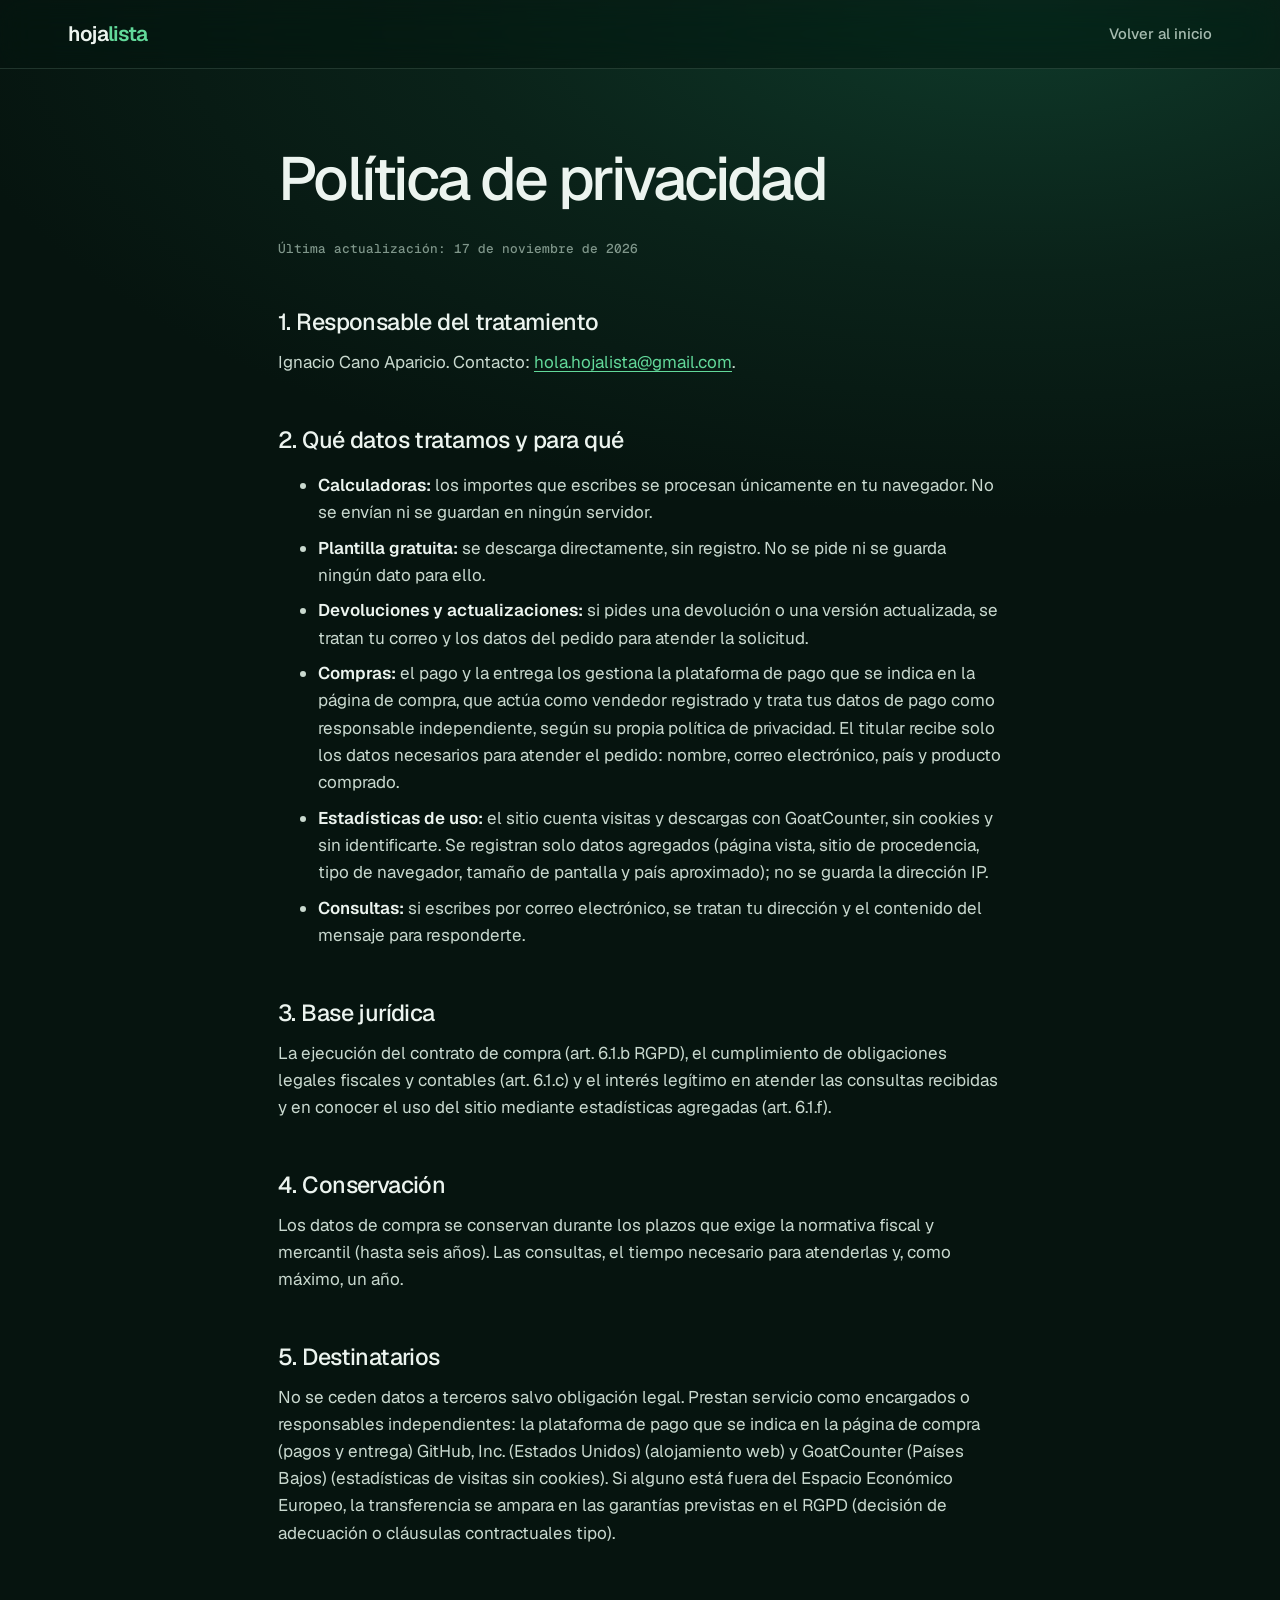
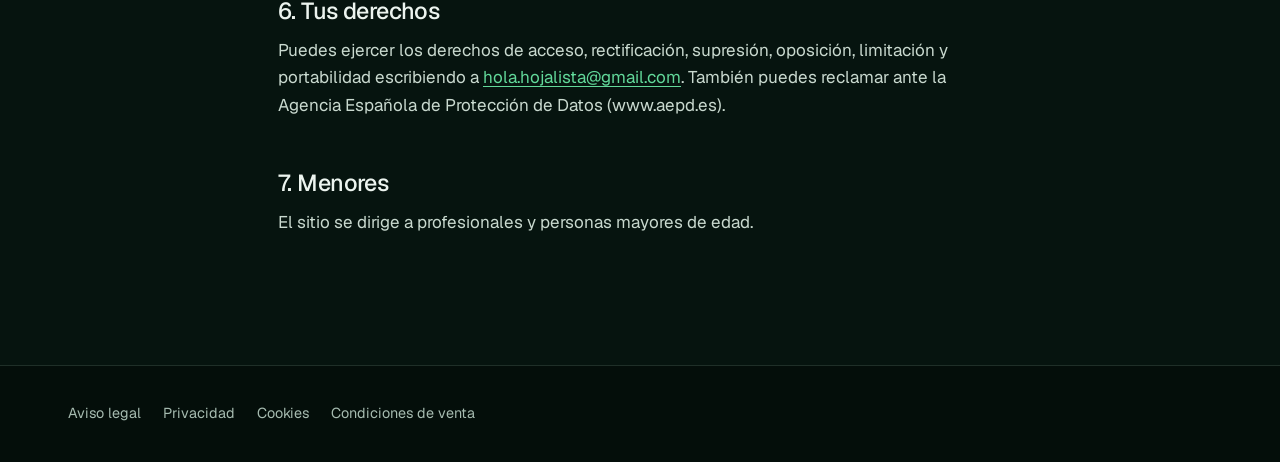
<file: legal/privacidad.html>
<!doctype html>
<html lang="es">
<head>
<meta charset="utf-8">
<meta name="viewport" content="width=device-width, initial-scale=1">
<title>Política de privacidad · Hojalista</title>
<meta name="robots" content="noindex">
<link rel="stylesheet" href="../styles.css">
</head>
<body>
<header class="top"><div class="wrap"><a class="logo" href="../index.html">hoja<span>lista</span></a><nav><a href="../index.html">Volver al inicio</a></nav></div></header>
<main class="wrap legal">
<h1>Política de privacidad</h1>
<p class="note">Última actualización: 17 de noviembre de 2026</p>
<h2>1. Responsable del tratamiento</h2>
<p>Ignacio Cano Aparicio. Contacto: <a href="mailto:hola.hojalista@gmail.com">hola.hojalista@gmail.com</a>.</p>
<h2>2. Qué datos tratamos y para qué</h2>
<ul>
<li><strong>Calculadoras:</strong> los importes que escribes se procesan únicamente en tu navegador. No se envían ni se guardan en ningún servidor.</li>
<li><strong>Plantilla gratuita:</strong> se descarga directamente, sin registro. No se pide ni se guarda ningún dato para ello.</li>
<li><strong>Devoluciones y actualizaciones:</strong> si pides una devolución o una versión actualizada, se tratan tu correo y los datos del pedido para atender la solicitud.</li>
<li><strong>Compras:</strong> el pago y la entrega los gestiona la plataforma de pago que se indica en la página de compra, que actúa como vendedor registrado y trata tus datos de pago como responsable independiente, según su propia política de privacidad. El titular recibe solo los datos necesarios para atender el pedido: nombre, correo electrónico, país y producto comprado.</li>
<li><strong>Estadísticas de uso:</strong> el sitio cuenta visitas y descargas con GoatCounter, sin cookies y sin identificarte. Se registran solo datos agregados (página vista, sitio de procedencia, tipo de navegador, tamaño de pantalla y país aproximado); no se guarda la dirección IP.</li>
<li><strong>Consultas:</strong> si escribes por correo electrónico, se tratan tu dirección y el contenido del mensaje para responderte.</li>
</ul>
<h2>3. Base jurídica</h2>
<p>La ejecución del contrato de compra (art. 6.1.b RGPD), el cumplimiento de obligaciones legales fiscales y contables (art. 6.1.c) y el interés legítimo en atender las consultas recibidas y en conocer el uso del sitio mediante estadísticas agregadas (art. 6.1.f).</p>
<h2>4. Conservación</h2>
<p>Los datos de compra se conservan durante los plazos que exige la normativa fiscal y mercantil (hasta seis años). Las consultas, el tiempo necesario para atenderlas y, como máximo, un año.</p>
<h2>5. Destinatarios</h2>
<p>No se ceden datos a terceros salvo obligación legal. Prestan servicio como encargados o responsables independientes: la plataforma de pago que se indica en la página de compra (pagos y entrega) GitHub, Inc. (Estados Unidos) (alojamiento web) y GoatCounter (Países Bajos) (estadísticas de visitas sin cookies). Si alguno está fuera del Espacio Económico Europeo, la transferencia se ampara en las garantías previstas en el RGPD (decisión de adecuación o cláusulas contractuales tipo).</p>
<h2>6. Tus derechos</h2>
<p>Puedes ejercer los derechos de acceso, rectificación, supresión, oposición, limitación y portabilidad escribiendo a <a href="mailto:hola.hojalista@gmail.com">hola.hojalista@gmail.com</a>. También puedes reclamar ante la Agencia Española de Protección de Datos (www.aepd.es).</p>
<h2>7. Menores</h2>
<p>El sitio se dirige a profesionales y personas mayores de edad.</p>
</main>
<footer><div class="wrap"><a href="aviso-legal.html">Aviso legal</a><a href="privacidad.html">Privacidad</a><a href="cookies.html">Cookies</a><a href="condiciones.html">Condiciones de venta</a></div></footer>
</body>
</html>
</file>
<file: styles.css>
/* Hojalista. Tema único verde oscuro, un solo acento (menta), fondo de vidrio estriado que fluye.
   Radios: botones y pestañas en píldora, paneles 20px, campos 12px. */
@font-face { font-family: "Geist"; src: url("fonts/geist.woff2") format("woff2"); font-weight: 100 900; font-display: swap; }
@font-face { font-family: "Geist Mono"; src: url("fonts/geist-mono.woff2") format("woff2"); font-weight: 100 900; font-display: swap; }

:root {
  color-scheme: dark;
  --bg: #06140f; --bg-2: #0a1f17; --surface: rgba(11, 33, 25, .74); --surface-2: rgba(255, 255, 255, .045);
  --ink: #ecf4ef; --muted: #a6bbb0; --faint: #7f968a;
  --line: rgba(190, 235, 210, .15); --line-2: rgba(190, 235, 210, .28);
  --accent: #62d99a; --accent-hi: #86e7b4; --on-accent: #04130c;
  --r-panel: 20px; --r-field: 12px; --r-pill: 999px;
  --sans: "Geist", "Segoe UI", system-ui, -apple-system, Roboto, Helvetica, Arial, sans-serif;
  --mono: "Geist Mono", ui-monospace, "Cascadia Mono", Consolas, monospace;
  --ease: cubic-bezier(.2, .7, .2, 1);
  --head: 68px;
}
* { box-sizing: border-box; }
html { scroll-behavior: smooth; -webkit-text-size-adjust: 100%; background: var(--bg) radial-gradient(120% 80% at 80% 0%, #0f3a2a 0%, #0a2219 38%, var(--bg) 72%) fixed; }
body { margin: 0; color: var(--ink); font: 400 17px/1.6 var(--sans); -webkit-font-smoothing: antialiased; }
#fondo { position: fixed; inset: 0; width: 100%; height: 100%; z-index: -1; display: block; opacity: 0; transition: opacity 1.2s ease; }
#fondo.on { opacity: 1; }
a { color: var(--accent); text-underline-offset: 3px; text-decoration-thickness: 1px; }
a:hover { color: var(--accent-hi); }
::selection { background: var(--accent); color: var(--on-accent); }
:focus-visible { outline: 2px solid var(--accent); outline-offset: 3px; border-radius: 6px; }
.wrap { max-width: 1200px; margin: 0 auto; padding: 0 28px; }
h1, h2, h3 { margin: 0 0 .5em; text-wrap: balance; font-weight: 500; }
h1 { font-size: clamp(3.6rem, 11.5vw, 9.5rem); letter-spacing: -.055em; line-height: .92; }
h2 { font-size: clamp(2rem, 4.6vw, 3.5rem); letter-spacing: -.035em; line-height: 1.04; max-width: 17em; }
h3 { font-size: 1.15rem; font-weight: 600; letter-spacing: -.015em; line-height: 1.25; }
p { margin: 0 0 1em; text-wrap: pretty; }

.skip { position: absolute; left: 12px; top: -60px; z-index: 60; background: var(--accent); color: var(--on-accent); padding: 10px 16px; border-radius: var(--r-pill); font-weight: 600; text-decoration: none; }
.skip:focus { top: 12px; color: var(--on-accent); }

/* Cabecera */
header.top { position: sticky; top: 0; z-index: 20; background: rgba(6, 20, 15, .55); -webkit-backdrop-filter: blur(16px) saturate(1.3); backdrop-filter: blur(16px) saturate(1.3); border-bottom: 1px solid var(--line); }
header.top .wrap { display: flex; align-items: center; justify-content: space-between; gap: 16px; min-height: var(--head); }
.logo { font-weight: 600; font-size: 1.3rem; color: var(--ink); text-decoration: none; letter-spacing: -.04em; line-height: 1; white-space: nowrap; }
.logo span { color: var(--accent); }
.logo:hover { color: var(--ink); }
nav a { margin-left: 26px; text-decoration: none; color: var(--muted); font-size: .93rem; font-weight: 500; padding: 6px 0; transition: color .2s; }
nav a:hover { color: var(--ink); }

.sub { color: var(--muted); max-width: 38em; margin-bottom: 48px; font-size: 1.1rem; }

/* Botones y enlaces */
.btn { display: inline-flex; align-items: center; justify-content: center; white-space: nowrap; background: var(--accent); color: var(--on-accent); font: 600 1rem/1.2 var(--sans); padding: 15px 26px; border-radius: var(--r-pill); text-decoration: none; border: 0; cursor: pointer; box-shadow: 0 0 0 1px rgba(255, 255, 255, .18) inset, 0 18px 40px -18px rgba(98, 217, 154, .7); transition: transform .2s var(--ease), background .2s, box-shadow .2s; }
.btn:hover { background: var(--accent-hi); color: var(--on-accent); transform: translateY(-2px); box-shadow: 0 0 0 1px rgba(255, 255, 255, .25) inset, 0 22px 44px -16px rgba(98, 217, 154, .8); }
.btn:active { transform: translateY(0) scale(.98); }
.link { color: var(--ink); font-weight: 500; text-decoration: none; background: linear-gradient(var(--line-2), var(--line-2)) 0 100% / 100% 1px no-repeat; padding-bottom: 3px; transition: color .2s; }
.link::after { content: "→"; display: inline-block; margin-left: 8px; color: var(--accent); transition: transform .25s var(--ease); }
.link:hover { color: var(--accent-hi); }
.link:hover::after { transform: translateX(4px); }
a[download].link::after { content: "↓"; }
a[download].link:hover::after { transform: translateY(3px); }

/* Portada: ocupa la pantalla, texto abajo a la izquierda sobre el fondo */
.hero { position: relative; min-height: calc(100dvh - var(--head)); display: grid; grid-template-rows: 1fr auto; }
.hero::before { content: ""; position: absolute; inset: 0; pointer-events: none; background: linear-gradient(90deg, rgba(6, 20, 15, .7) 0%, rgba(6, 20, 15, .3) 40%, transparent 70%), linear-gradient(0deg, rgba(6, 20, 15, .7) 0%, transparent 34%); }
.hero-text { position: relative; width: 100%; align-self: end; padding-block: 72px 56px; }
.hero h1 { margin-bottom: .3em; }
.hero em { font-style: normal; color: var(--accent); }
.hero p.lead { font-size: clamp(1.1rem, 1.6vw, 1.32rem); line-height: 1.5; color: #d3e2d9; max-width: 30em; margin-bottom: 34px; }
.cta { display: flex; flex-wrap: wrap; align-items: center; gap: 18px 30px; }
.facts { position: relative; border-top: 1px solid var(--line); }
.facts ul { list-style: none; margin: 0; padding: 20px 0 22px; display: flex; flex-wrap: wrap; gap: 8px 44px; font: 500 .8rem/1.4 var(--mono); color: var(--muted); }
.facts li::before { content: ""; display: inline-block; width: 6px; height: 6px; margin-right: 10px; border-radius: 50%; background: var(--accent); vertical-align: 1px; }

/* Secciones */
section { padding: 128px 0 136px; scroll-margin-top: var(--head); }
.split { display: grid; grid-template-columns: minmax(0, .85fr) minmax(0, 1.15fr); gap: 72px; align-items: start; }
.split-head { position: sticky; top: calc(var(--head) + 40px); }
.split-head .sub { margin-bottom: 0; }

/* Paneles y tarjetas */
.card { position: relative; background: var(--surface); border: 1px solid var(--line); border-radius: var(--r-panel); padding: 28px; display: flex; flex-direction: column; box-shadow: inset 0 1px 0 rgba(255, 255, 255, .05); }
.card .tag { align-self: flex-start; font: 500 .7rem/1 var(--mono); text-transform: uppercase; letter-spacing: .12em; color: var(--accent); margin: 0 0 18px; }
.card p { color: var(--muted); font-size: .97rem; flex: 1; }
.card .foot { display: flex; align-items: center; justify-content: space-between; gap: 12px; margin-top: 10px; }

/* Pruébala: un panel grande y dos apuntes a la derecha, sin caja */
.trio { display: grid; grid-template-columns: minmax(0, 1.2fr) minmax(0, 1fr); gap: 0 64px; }
.trio .feature { grid-row: span 2; padding: 44px; background: linear-gradient(160deg, rgba(98, 217, 154, .16), rgba(11, 33, 25, .8) 55%); border-color: var(--line-2); -webkit-backdrop-filter: blur(18px); backdrop-filter: blur(18px); }
.trio .feature h3 { font-size: clamp(1.7rem, 3vw, 2.4rem); font-weight: 500; letter-spacing: -.035em; line-height: 1.08; margin-bottom: .6em; }
.trio .feature p { font-size: 1.04rem; color: #c6d8cd; }
.trio .card:not(.feature) { background: none; border: 0; border-top: 1px solid var(--line); border-radius: 0; box-shadow: none; padding: 30px 0 34px; }
.trio .card:not(.feature) h3 { font-size: 1.4rem; font-weight: 500; letter-spacing: -.025em; }
.trio .foot { justify-content: flex-start; font-size: .95rem; }
.trio .foot.col { flex-direction: column; align-items: flex-start; gap: 22px; margin-top: 22px; }

/* Calculadoras */
.tabs { display: inline-flex; gap: 4px; margin: 0 0 22px; padding: 5px; max-width: 100%; border: 1px solid var(--line); border-radius: var(--r-pill); background: var(--surface); }
.tabs button { flex: none; border: 0; background: none; color: var(--muted); padding: 11px 20px; border-radius: var(--r-pill); font: 500 .93rem/1.2 var(--sans); cursor: pointer; transition: background .2s, color .2s; }
.tabs button:hover { color: var(--ink); background: var(--surface-2); }
.tabs button[aria-selected="true"] { background: var(--accent); color: var(--on-accent); font-weight: 600; }
.calc { display: none; grid-template-columns: minmax(0, 1fr) minmax(0, 1fr); gap: 56px; background: var(--surface); border: 1px solid var(--line); border-radius: var(--r-panel); padding: 44px; -webkit-backdrop-filter: blur(18px); backdrop-filter: blur(18px); box-shadow: inset 0 1px 0 rgba(255, 255, 255, .05), 0 40px 80px -50px rgba(0, 0, 0, .8); }
.calc.on { display: grid; animation: up .4s var(--ease) both; }
.calc h3 { font-size: 1.55rem; font-weight: 500; letter-spacing: -.03em; line-height: 1.15; margin-bottom: 1.1em; }
.field { margin-bottom: 18px; }
.field label { display: block; font-size: .86rem; font-weight: 500; color: var(--muted); margin-bottom: 7px; }
.field input[type="number"], .field select { width: 100%; padding: 12px 14px; font: 500 1rem/1.3 var(--mono); border: 1px solid var(--line); border-radius: var(--r-field); background: rgba(255, 255, 255, .05); color: var(--ink); transition: box-shadow .15s, border-color .15s, background .15s; }
.field select { font-family: var(--sans); font-size: .95rem; }
.field select option { background: #0b2119; color: var(--ink); }
.field input[type="number"]:hover, .field select:hover { border-color: var(--line-2); }
.field input:focus, .field select:focus { outline: 0; border-color: var(--accent); background: rgba(98, 217, 154, .07); box-shadow: 0 0 0 3px rgba(98, 217, 154, .22); }
.field.check label { display: flex; gap: 10px; align-items: center; cursor: pointer; color: var(--ink); }
.field.check input { width: 18px; height: 18px; accent-color: var(--accent); }
.field small { display: block; margin-top: 7px; color: var(--faint); font-size: .8rem; }
.two { display: grid; grid-template-columns: 1fr 1fr; gap: 0 16px; }
.result { align-self: start; padding-left: 56px; border-left: 1px solid var(--line); }
.result .cap { font: 500 .74rem/1 var(--mono); text-transform: uppercase; letter-spacing: .12em; color: var(--muted); }
.result .big { font-size: clamp(2.8rem, 5.6vw, 4.4rem); font-weight: 500; line-height: 1.05; letter-spacing: -.045em; color: var(--accent); font-variant-numeric: tabular-nums; margin-top: 12px; }
.result dl { margin: 28px 0 0; display: grid; grid-template-columns: 1fr auto; font-size: .94rem; border-top: 1px solid var(--line); }
.result dt, .result dd { padding: 11px 0; border-bottom: 1px solid var(--line); }
.result dt { color: var(--muted); }
.result dd { margin: 0; font: 500 .92rem/1.6 var(--mono); text-align: right; font-variant-numeric: tabular-nums; padding-left: 16px; }
.note { font-size: .82rem; line-height: 1.5; color: var(--faint); margin: 16px 0 0; }
@keyframes up { from { opacity: 0; transform: translateY(10px); } }

/* Catálogo */
.grid { display: grid; grid-template-columns: repeat(6, minmax(0, 1fr)); gap: 20px; }
.grid .card { grid-column: span 2; transition: transform .3s var(--ease), border-color .3s, background .3s; }
.grid .card:hover { transform: translateY(-4px); border-color: var(--line-2); background: rgba(14, 42, 32, .82); }
.grid .card h3 { font-size: 1.4rem; font-weight: 500; letter-spacing: -.03em; line-height: 1.12; }
.price { font-size: 1.9rem; font-weight: 500; line-height: 1; letter-spacing: -.04em; color: var(--ink); font-variant-numeric: tabular-nums; }
.soon { font: 500 .72rem/1.3 var(--mono); color: var(--faint); text-align: right; }
.card a.try { align-self: flex-start; font-size: .9rem; margin-bottom: 10px; }
.card .btn { padding: 12px 20px; font-size: .92rem; }
.grid .card .foot { margin-top: 20px; padding-top: 18px; border-top: 1px solid var(--line); }
.grid .card.free { grid-column: 1 / -1; display: grid; grid-template-columns: minmax(0, 1.5fr) minmax(0, 1fr); gap: 4px 56px; align-items: center; padding: 44px; background: linear-gradient(120deg, rgba(98, 217, 154, .17), rgba(11, 33, 25, .8) 60%); border-color: var(--line-2); }
.grid .card.free > * { grid-column: 1; }
.grid .card.free .tag { justify-self: start; }
.grid .card.free h3 { font-size: clamp(1.8rem, 3.2vw, 2.6rem); letter-spacing: -.04em; }
.grid .card.free p { color: #c6d8cd; font-size: 1.04rem; margin: 0; }
.grid .card.free .foot { grid-column: 2; grid-row: 1 / span 3; flex-direction: column; align-items: flex-start; gap: 20px; border: 0; margin: 0; padding: 0 0 0 48px; border-left: 1px solid var(--line-2); }
.grid .card.free .price { font-size: 3.4rem; color: var(--accent); }
.grid .card.free .btn { padding: 15px 26px; font-size: 1rem; }
.grid .card.pack { grid-column: span 3; padding: 36px; border-color: var(--line-2); background: linear-gradient(200deg, rgba(98, 217, 154, .1), rgba(11, 33, 25, .78) 50%); }
.card.pack h3 { font-size: 1.9rem; }
.card.pack .price { color: var(--accent); }

/* Cómo funciona */
.steps { list-style: none; margin: 0; padding: 0; counter-reset: s; border-top: 1px solid var(--line); }
.steps li { counter-increment: s; display: grid; grid-template-columns: 72px minmax(0, 1fr); align-items: baseline; border-bottom: 1px solid var(--line); padding: 34px 0 36px; }
.steps li::before { content: "0" counter(s); font: 500 .85rem/1 var(--mono); color: var(--accent); }
.steps h3 { font-size: clamp(1.5rem, 2.4vw, 2rem); font-weight: 500; letter-spacing: -.035em; line-height: 1.1; margin-bottom: .4em; }
.steps p { margin: 0; color: var(--muted); max-width: 32em; }

/* Dudas */
.faq { border-top: 1px solid var(--line); }
details { border-bottom: 1px solid var(--line); }
summary { display: flex; align-items: center; justify-content: space-between; gap: 20px; padding: 24px 0; font-size: 1.22rem; font-weight: 500; line-height: 1.25; letter-spacing: -.02em; cursor: pointer; list-style: none; transition: color .2s; }
summary::-webkit-details-marker { display: none; }
summary::after { content: "+"; flex: none; display: grid; place-items: center; width: 32px; height: 32px; border: 1px solid var(--line-2); border-radius: 50%; font: 400 1.1rem/1 var(--mono); color: var(--accent); transition: background .2s, color .2s, transform .3s var(--ease); }
summary:hover { color: var(--accent-hi); }
summary:hover::after { background: var(--surface-2); }
details[open] summary::after { transform: rotate(45deg); background: var(--accent); color: var(--on-accent); border-color: var(--accent); }
details p { margin: 0; padding: 0 52px 26px 0; color: var(--muted); max-width: 38em; }

/* Pie */
footer { position: relative; border-top: 1px solid var(--line); background: rgba(4, 14, 10, .78); color: var(--muted); padding: 80px 0 48px; font-size: .9rem; }
footer .wrap { display: grid; grid-template-columns: 1fr auto; gap: 32px 40px; align-items: end; }
footer .logo { font-size: clamp(3rem, 9vw, 6.5rem); letter-spacing: -.06em; justify-self: start; }
footer nav { display: flex; flex-wrap: wrap; gap: 8px 26px; }
footer a { color: var(--muted); text-decoration: none; }
footer a:hover { color: var(--ink); }
footer nav a { margin: 0; }
footer p { grid-column: 1 / -1; margin: 0; padding-top: 24px; border-top: 1px solid var(--line); font-size: .82rem; color: var(--faint); }
footer .wrap > a:not(.logo) { margin-right: 22px; }

/* Páginas legales y 404 */
.legal { max-width: 780px; padding: 80px 28px 112px; min-height: 70dvh; }
.legal h1 { font-size: clamp(2.4rem, 6vw, 3.8rem); letter-spacing: -.045em; line-height: 1; margin-bottom: .5em; }
.legal h2 { font-size: 1.45rem; letter-spacing: -.025em; line-height: 1.2; margin-top: 2.2em; max-width: none; }
.legal p, .legal li { color: #c9d9cf; }
.legal li { margin-bottom: .5em; }
.legal strong { color: var(--ink); font-weight: 600; }
.legal mark { background: rgba(98, 217, 154, .2); color: var(--ink); padding: 0 4px; border-radius: 4px; }
.legal .note { font: 500 .8rem/1.4 var(--mono); color: var(--faint); margin: 0 0 2em; }
.legal + footer { padding: 36px 0; }
.legal + footer .wrap { display: block; }

/* Entrada al hacer scroll (solo con JS y sin «reducir movimiento») */
.anim .rv { opacity: 0; transform: translateY(22px); transition: opacity .8s ease, transform .8s var(--ease); }
.anim .rv.in { opacity: 1; transform: none; }
.anim .grid .rv:nth-child(3n + 2), .anim .steps .rv:nth-child(2), .anim .trio .rv:nth-child(2) { transition-delay: .09s; }
.anim .grid .rv:nth-child(3n), .anim .steps .rv:nth-child(3), .anim .trio .rv:nth-child(3) { transition-delay: .18s; }
.anim .grid .card.rv.in:hover { transform: translateY(-4px); transition-delay: 0s; transition-duration: .3s; }
.anim .hero-text > * { animation: up .9s var(--ease) both; }
.anim .hero-text > :nth-child(2) { animation-delay: .1s; }
.anim .hero-text > :nth-child(3) { animation-delay: .2s; }

@media (max-width: 960px) {
  section { padding: 96px 0 104px; }
  .split { grid-template-columns: 1fr; gap: 36px; }
  .split-head { position: static; }
  .trio { grid-template-columns: 1fr; }
  .trio .feature { margin-bottom: 28px; }
  .grid { grid-template-columns: repeat(2, minmax(0, 1fr)); }
  .grid .card, .grid .card.pack { grid-column: span 1; }
  .grid .card.trial { grid-column: 1 / -1; }
  .calc { gap: 36px; padding: 32px; }
  .result { padding-left: 36px; }
}
@media (max-width: 720px) {
  body { font-size: 16px; }
  :root { --head: 60px; }
  .wrap { padding: 0 20px; }
  section { padding: 76px 0 84px; }
  .sub { margin-bottom: 36px; }
  nav a { margin-left: 16px; font-size: .86rem; }
  nav a.hide-s { display: none; }
  .hero-text { padding-block: 48px 40px; }
  .hero::before { background: linear-gradient(0deg, rgba(6, 20, 15, .88) 0%, rgba(6, 20, 15, .5) 55%, rgba(6, 20, 15, .15) 100%); }
  .facts ul { gap: 8px 24px; padding: 16px 0 18px; font-size: .74rem; }
  .calc.on, .grid { grid-template-columns: 1fr; }
  .trio .feature { padding: 28px; }
  .tabs { display: grid; border-radius: 22px; }
  .tabs button { text-align: left; border-radius: 16px; }
  .calc { padding: 24px 20px; }
  .result { padding: 28px 0 0; border-left: 0; border-top: 1px solid var(--line); }
  .grid .card.free { grid-template-columns: 1fr; padding: 28px; }
  .grid .card.free .foot { grid-column: 1; grid-row: auto; flex-direction: row; align-items: center; border-left: 0; padding: 20px 0 0; margin-top: 20px; border-top: 1px solid var(--line-2); }
  .grid .card.free .price { font-size: 2.4rem; }
  .grid .card.free .btn { padding: 13px 20px; font-size: .94rem; }
  .steps li { grid-template-columns: 48px minmax(0, 1fr); padding: 26px 0 28px; }
  details p { padding-right: 8px; }
  footer .wrap { grid-template-columns: 1fr; }
  .legal { padding: 56px 20px 80px; }
}
@media (max-width: 420px) {
  nav a[href="#prueba"] { display: none; }
  .two { grid-template-columns: 1fr; }
}
@media (prefers-reduced-motion: reduce) {
  html { scroll-behavior: auto; }
  *, *::before, *::after { animation: none !important; transition: none !important; }
}
</file>
